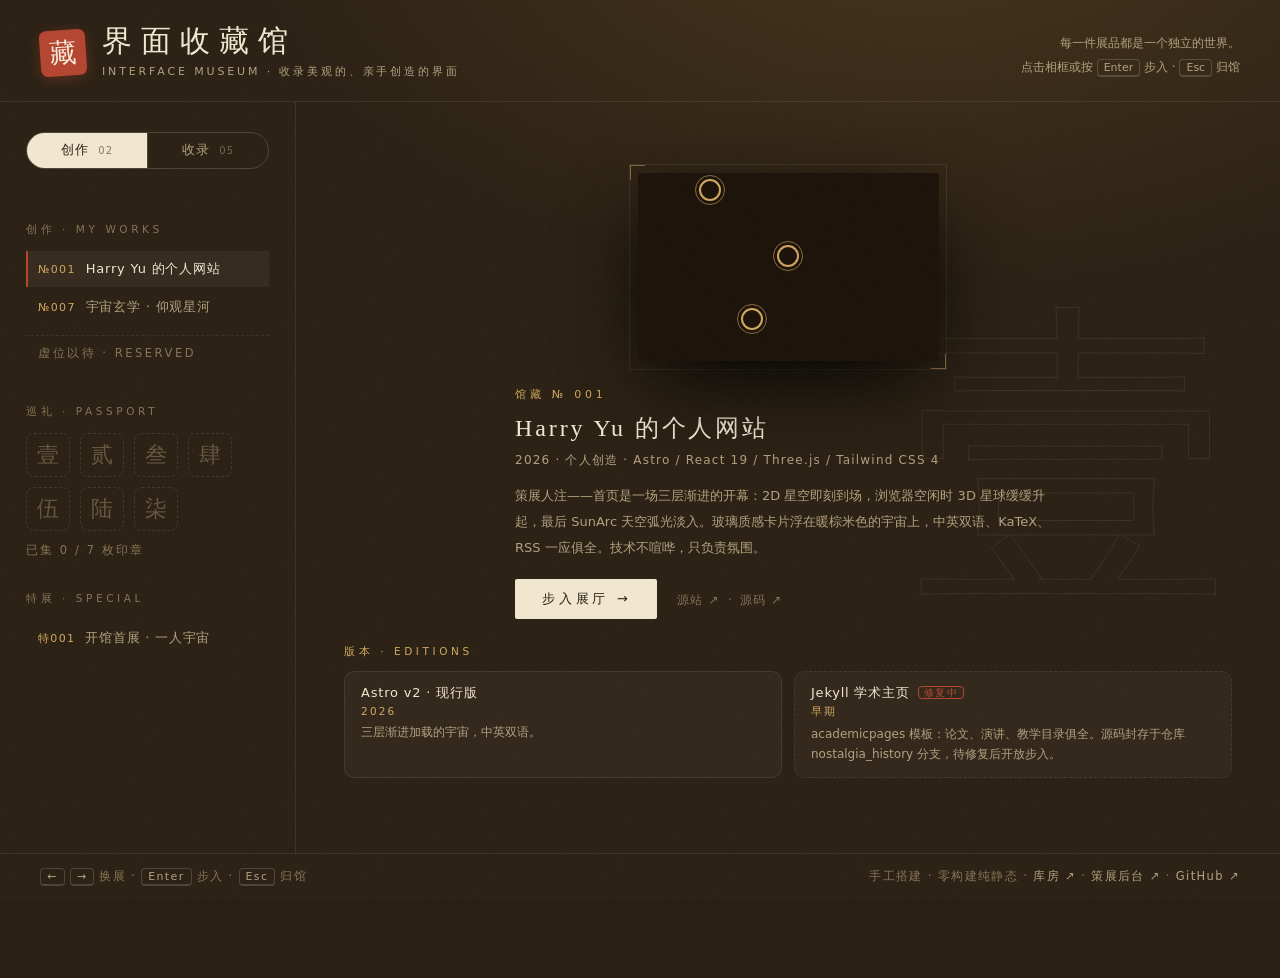
<file: index.html>
<!doctype html>
<html lang="zh-CN">
<head>
<meta charset="utf-8">
<meta name="viewport" content="width=device-width, initial-scale=1">
<title>界面收藏馆 · Interface Museum</title>
<meta name="description" content="收录美观的、亲手创造的界面。每一件展品都是一个独立的世界，由总台步入观展。">
<meta name="theme-color" content="#291f12">
<link rel="icon" href="data:image/svg+xml,%3Csvg xmlns='http://www.w3.org/2000/svg' viewBox='0 0 64 64'%3E%3Crect x='4' y='4' width='56' height='56' rx='10' fill='%23b5442f'/%3E%3Ctext x='32' y='45' font-size='34' text-anchor='middle' fill='%23f6ecdb' font-family='serif'%3E%E8%97%8F%3C/text%3E%3C/svg%3E">
<link rel="stylesheet" href="assets/hub.css">
</head>
<body>

<div class="grain" aria-hidden="true"></div>

<header class="hall-head">
  <div class="brand">
    <span class="seal" aria-hidden="true">藏</span>
    <div>
      <h1 class="title">界面收藏馆</h1>
      <p class="sub">INTERFACE MUSEUM · 收录美观的、亲手创造的界面</p>
    </div>
  </div>
  <p class="head-note">
    每一件展品都是一个独立的世界。<br>
    点击相框或按 <kbd>Enter</kbd> 步入 · <kbd>Esc</kbd> 归馆
  </p>
</header>

<div class="mid">
  <aside class="hall-side">
    <div class="zone-tabs" id="zoneTabs" role="tablist" aria-label="馆藏分区">
      <button type="button" data-zone="create" class="on">创作 <span>00</span></button>
      <button type="button" data-zone="collect">收录 <span>00</span></button>
    </div>
    <section class="index">
      <h2 class="side-title" id="indexTitle">创作 · MY WORKS</h2>
      <ol id="indexList"></ol>
    </section>
    <section class="passport">
      <h2 class="side-title">巡礼 · PASSPORT</h2>
      <div class="stamp-grid" id="stampGrid"></div>
      <p class="stamp-progress" id="stampProgress"></p>
    </section>
    <section class="special">
      <h2 class="side-title">特展 · SPECIAL</h2>
      <ol id="specialList"></ol>
    </section>
  </aside>

  <main class="hall-main">
    <div class="hall-center" id="hallCenter">
      <div class="ghost-no" id="ghostNo" aria-hidden="true">壹</div>

      <div class="frame-wrap">
        <div class="frame" id="frame" data-loaded="false"></div>
      </div>

      <div class="placard" id="placard">
        <p class="placard-no" id="pNo"></p>
        <h2 class="placard-title" id="pTitle"></h2>
        <p class="placard-meta" id="pMeta"></p>
        <p class="placard-note" id="pNote"></p>
        <div class="placard-actions">
          <button class="btn-enter" id="btnEnter" type="button">步入展厅 →</button>
          <span class="placard-links" id="pLinks"></span>
        </div>
      </div>

      <div class="versions" id="versionsBox" hidden></div>
    </div>
  </main>
</div>

<footer class="hall-foot">
  <span class="hint"><kbd>←</kbd> <kbd>→</kbd> 换展 · <kbd>Enter</kbd> 步入 · <kbd>Esc</kbd> 归馆</span>
  <span class="foot-right">手工搭建 · 零构建纯静态 ·
    <a href="shared/">库房 ↗</a> ·
    <a href="admin/">策展后台 ↗</a> ·
    <a href="https://github.com/Alidadei/ui-museum" target="_blank" rel="noopener">GitHub ↗</a>
  </span>
</footer>

<div class="topbar" id="topbar" hidden>
  <button class="btn-leave" id="btnLeave" type="button">← 返回总台 <kbd>Esc</kbd></button>
  <span class="topbar-title" id="topbarTitle"></span>
  <span class="topbar-links" id="topbarLinks"></span>
</div>

<div class="tour" id="tour" hidden>
  <div class="tour-card">
    <p class="tour-no" id="tourNo"></p>
    <h2 class="tour-title" id="tourTitle"></h2>
    <p class="tour-text" id="tourText"></p>
    <div class="tour-actions" id="tourActions"></div>
  </div>
</div>

<div class="toast" id="toast" role="status"></div>

<noscript><p style="padding:2rem;text-align:center">本馆需要启用 JavaScript 才能开展。</p></noscript>

<script src="registry.js"></script>
<script src="shared/flip-step/flip.js"></script>
<script src="assets/hub.js"></script>
</body>
</html>
</file>
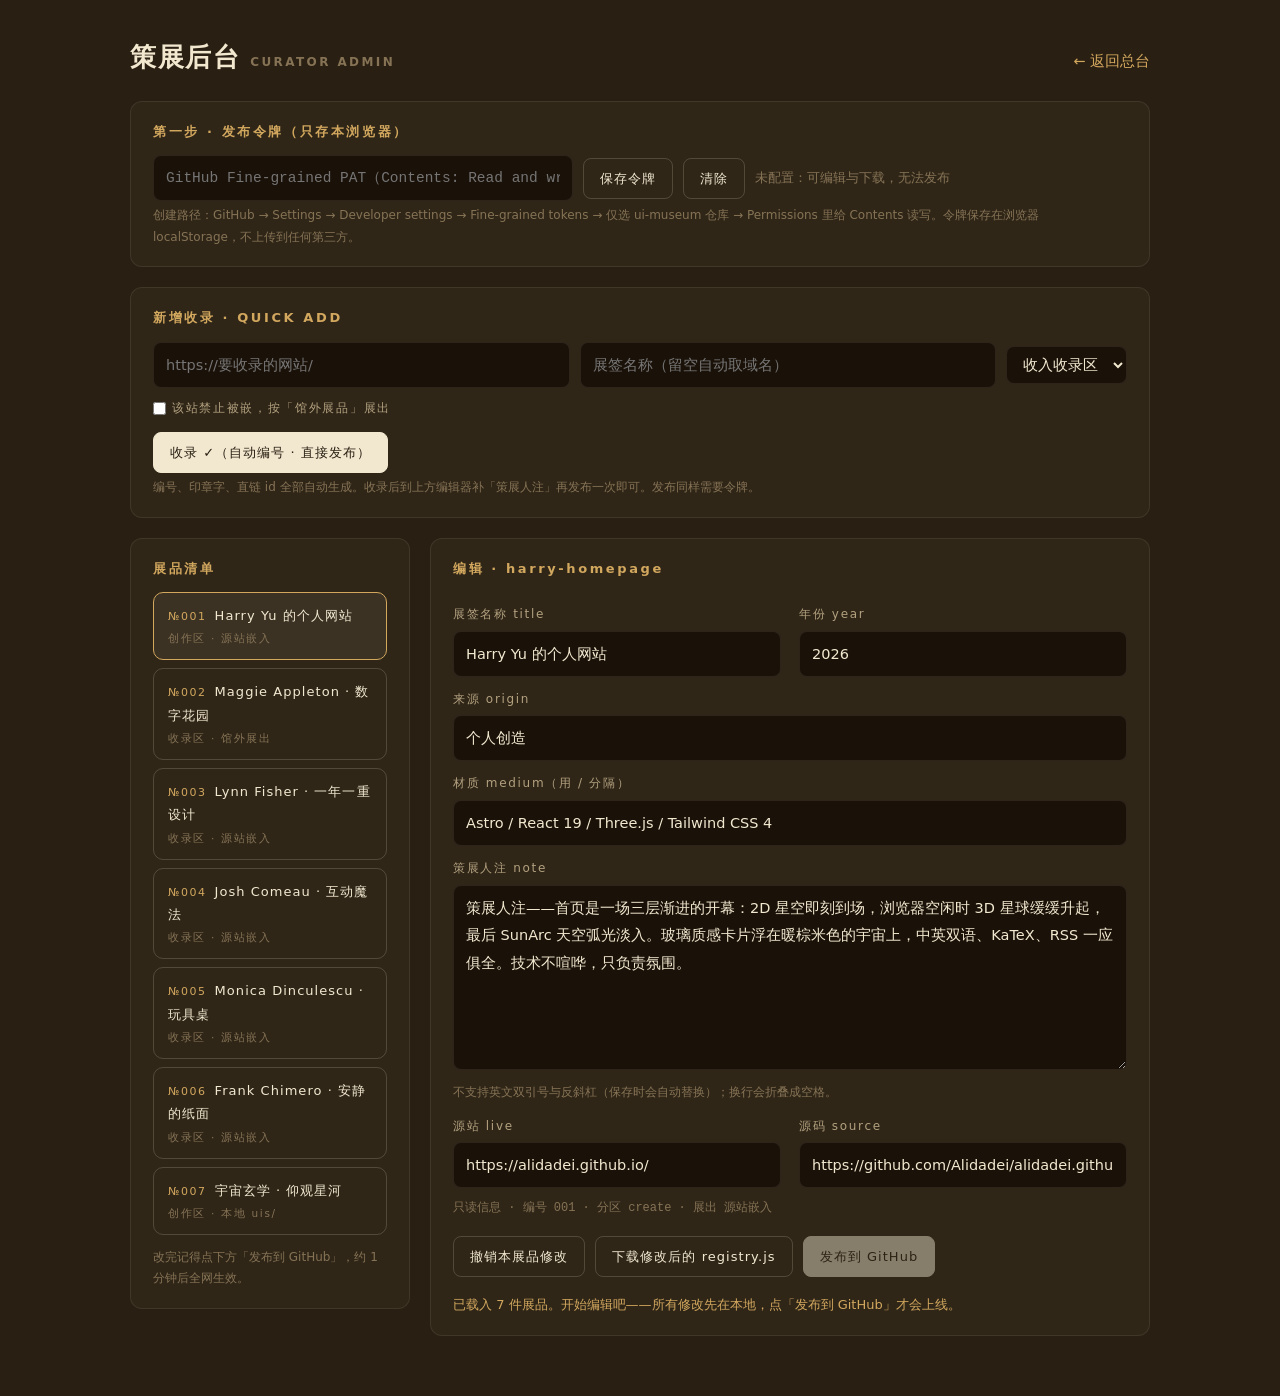
<file: admin/index.html>
<!doctype html>
<html lang="zh-CN">
<head>
<meta charset="utf-8">
<meta name="viewport" content="width=device-width, initial-scale=1">
<title>策展后台 · 界面收藏馆</title>
<meta name="robots" content="noindex">
<meta name="theme-color" content="#291f12">
<link rel="icon" href="data:image/svg+xml,%3Csvg xmlns='http://www.w3.org/2000/svg' viewBox='0 0 64 64'%3E%3Crect x='4' y='4' width='56' height='56' rx='10' fill='%23b5442f'/%3E%3Ctext x='32' y='45' font-size='34' text-anchor='middle' fill='%23f6ecdb' font-family='serif'%3E%E7%AD%96%3C/text%3E%3C/svg%3E">
<link rel="stylesheet" href="../shared/earth-tokens/tokens.css">
<style>
  * { box-sizing: border-box; margin: 0; padding: 0; }
  body {
    background: var(--bg); color: var(--ink);
    font-family: "Segoe UI", "PingFang SC", "Microsoft YaHei", system-ui, sans-serif;
    font-size: 14.5px; line-height: 1.8; min-height: 100vh; padding: 34px 40px 60px;
  }
  main { max-width: 1020px; margin: 0 auto; }
  a { color: var(--gold); text-decoration: none; }
  a:hover { text-decoration: underline; }
  .top { display: flex; justify-content: space-between; align-items: baseline; flex-wrap: wrap; gap: 10px; }
  h1 { font-size: 26px; font-weight: 700; letter-spacing: 0.06em; }
  h1 small { color: var(--ink-faint); font-size: 12px; letter-spacing: 0.2em; margin-left: 10px; }
  .panel {
    border: 1px solid var(--line-soft); border-radius: 12px;
    background: rgba(242, 232, 208, 0.03); padding: 18px 22px; margin-top: 20px;
  }
  .panel h2 { font-size: 13px; letter-spacing: 0.2em; color: var(--gold); font-weight: 600; margin-bottom: 12px; }
  .row { display: flex; gap: 10px; flex-wrap: wrap; align-items: center; }
  input[type="text"], input[type="password"], textarea {
    width: 100%; background: var(--soil); color: var(--ink);
    border: 1px solid var(--line-soft); border-radius: 8px;
    padding: 9px 12px; font: inherit; outline: none;
  }
  input:focus, textarea:focus { border-color: var(--gold); }
  textarea { resize: vertical; line-height: 1.9; }
  input[type="password"] { max-width: 420px; font-family: ui-monospace, Consolas, monospace; }
  label { display: block; font-size: 12px; color: var(--ink-dim); letter-spacing: 0.14em; margin: 12px 0 5px; }
  button {
    font: inherit; font-size: 13px; letter-spacing: 0.08em;
    background: none; color: var(--ink); border: 1px solid var(--line);
    border-radius: 8px; padding: 8px 16px; cursor: pointer;
    transition: background 0.2s, color 0.2s, border-color 0.2s;
  }
  button:hover { border-color: var(--gold); }
  button.primary { background: var(--ink); color: var(--bg); border-color: var(--ink); }
  button.primary:hover { background: var(--gold); border-color: var(--gold); }
  button.danger { color: var(--seal); border-color: var(--seal); }
  button:disabled { opacity: 0.45; cursor: not-allowed; }
  .layout { display: grid; grid-template-columns: 280px 1fr; gap: 20px; margin-top: 20px; align-items: start; }
  .exlist { display: flex; flex-direction: column; gap: 8px; }
  .exlist button { text-align: left; padding: 11px 14px; border-radius: 10px; }
  .exlist button.on { border-color: var(--gold); background: rgba(242, 232, 208, 0.06); }
  .exlist .no { color: var(--gold); font-size: 11px; margin-right: 8px; letter-spacing: 0.14em; }
  .exlist .dirty::after { content: " ●"; color: var(--gold); }
  .exlist .zone { display: block; font-size: 10.5px; color: var(--ink-faint); letter-spacing: 0.16em; margin-top: 2px; }
  .grid2 { display: grid; grid-template-columns: 1fr 1fr; gap: 0 18px; }
  .meta { color: var(--ink-faint); font-size: 12px; margin-top: 10px; font-family: ui-monospace, Consolas, monospace; }
  .status { margin-top: 16px; font-size: 13px; color: var(--ink-dim); min-height: 24px; white-space: pre-wrap; }
  .status.err { color: var(--seal); }
  .status.ok { color: var(--gold); }
  .note-hint { font-size: 12px; color: var(--ink-faint); margin-top: 4px; }
  @media (max-width: 760px) { .layout { grid-template-columns: 1fr; } .grid2 { grid-template-columns: 1fr; } body { padding: 24px 18px 60px; } }
</style>
</head>
<body>
<main>
  <div class="top">
    <h1>策展后台<small>CURATOR ADMIN</small></h1>
    <a href="../">← 返回总台</a>
  </div>

  <div class="panel">
    <h2>第一步 · 发布令牌（只存本浏览器）</h2>
    <div class="row">
      <input type="password" id="token" placeholder="GitHub Fine-grained PAT（Contents: Read and write，仅限 ui-museum）">
      <button id="saveToken" type="button">保存令牌</button>
      <button id="clearToken" type="button">清除</button>
      <span id="tokenState" style="font-size:12.5px;color:var(--ink-faint)">未配置：可编辑与下载，无法发布</span>
    </div>
    <p class="note-hint">创建路径：GitHub → Settings → Developer settings → Fine-grained tokens → 仅选 ui-museum 仓库 → Permissions 里给 Contents 读写。令牌保存在浏览器 localStorage，不上传到任何第三方。</p>
  </div>

  <div class="panel">
    <h2>新增收录 · QUICK ADD</h2>
    <div class="row">
      <input type="text" id="na-url" placeholder="https://要收录的网站/" style="flex:1; min-width:260px">
      <input type="text" id="na-title" placeholder="展签名称（留空自动取域名）" style="flex:1; min-width:220px">
      <select id="na-zone" style="background:var(--soil);color:var(--ink);border:1px solid var(--line-soft);border-radius:8px;padding:9px 12px;font:inherit">
        <option value="collect">收入收录区</option>
        <option value="create">放入创作区</option>
      </select>
    </div>
    <div class="row" style="margin-top:10px">
      <label style="margin:0;display:flex;align-items:center;gap:6px;cursor:pointer">
        <input type="checkbox" id="na-embed"> 该站禁止被嵌，按「馆外展品」展出
      </label>
      <span id="na-preview" style="font-size:12px;color:var(--ink-faint)"></span>
    </div>
    <div class="row" style="margin-top:12px">
      <button id="na-go" type="button" class="primary">收录 ✓（自动编号 · 直接发布）</button>
    </div>
    <p class="note-hint">编号、印章字、直链 id 全部自动生成。收录后到上方编辑器补「策展人注」再发布一次即可。发布同样需要令牌。</p>
  </div>

  <div class="layout">
    <div class="panel" style="margin-top:0">
      <h2>展品清单</h2>
      <div class="exlist" id="exlist"></div>
      <p class="note-hint" style="margin-top:12px">改完记得点下方「发布到 GitHub」，约 1 分钟后全网生效。</p>
    </div>

    <div class="panel" style="margin-top:0">
      <h2 id="editTitle">选择一件展品</h2>
      <div class="grid2">
        <div><label>展签名称 title</label><input type="text" id="f-title"></div>
        <div><label>年份 year</label><input type="text" id="f-year"></div>
      </div>
      <label>来源 origin</label><input type="text" id="f-origin">
      <label>材质 medium（用 / 分隔）</label><input type="text" id="f-medium">
      <label>策展人注 note</label>
      <textarea id="f-note" rows="6"></textarea>
      <p class="note-hint">不支持英文双引号与反斜杠（保存时会自动替换）；换行会折叠成空格。</p>
      <div class="grid2">
        <div><label>源站 live</label><input type="text" id="f-live"></div>
        <div><label>源码 source</label><input type="text" id="f-source"></div>
      </div>
      <div class="meta" id="f-meta"></div>
      <div class="row" style="margin-top:16px">
        <button id="revert" type="button">撤销本展品修改</button>
        <button id="download" type="button">下载修改后的 registry.js</button>
        <button id="publish" type="button" class="primary">发布到 GitHub</button>
      </div>
      <div class="status" id="status"></div>
    </div>
  </div>
</main>

<script src="admin-core.js"></script>
<script src="../registry.js"></script>
<script>
(function () {
  "use strict";
  const TOKEN_KEY = "museum-admin-token";
  const REPO = "Alidadei/ui-museum";
  const PATH = "registry.js";
  const FIELDS = ["title", "year", "origin", "medium", "note", "live", "source"];
  // medium 是数组字段（["a","b"] → "a / b"），单独走读写通道
  const getFieldOn = (slice, f) => f === "medium"
    ? RegistryDoc.getArrayField(slice, f)
    : RegistryDoc.getField(slice, f);
  const setFieldOn = (slice, f, v) => f === "medium"
    ? RegistryDoc.setArrayField(slice, f, v)
    : RegistryDoc.setField(slice, f, v);

  const $ = (id) => document.getElementById(id);
  const statusEl = $("status");
  let doc = null;          // RegistryDoc.parse 的结果（基于仓库原文件）
  let originalText = "";   // 拉取到的 registry.js 原文
  let currentId = null;
  const edits = {};        // { "id:field": value }
  let currentSha = null;
  let pendingInsert = null; // 待发布的新增条目 { at, block }

  const CN = ["壹", "贰", "叁", "肆", "伍", "陆", "柒", "捌", "玖", "拾", "拾壹", "拾贰"];

  function genId(url) {
    let host = url;
    try { host = new URL(url).hostname; } catch (_) {}
    let base = host.replace(/^www\./, "").split(".")
      .filter((p) => !["com", "net", "org", "io", "me", "ca", "cn", "dev", "app"].includes(p))
      .join("-") || host;
    base = base.toLowerCase().replace(/[^a-z0-9-]+/g, "-").replace(/^-+|-+$/g, "") || "site";
    let id = base, k = 2;
    while (EXHIBITS.some((x) => x.id === id)) id = base + "-" + (k++);
    return id;
  }
  function nextNo() {
    const mx = Math.max(0, ...EXHIBITS.map((x) => parseInt(x.no, 10) || 0));
    return String(mx + 1).padStart(3, "0");
  }
  function nextCn() {
    const used = new Set(EXHIBITS.map((x) => x.cn));
    return CN.find((c) => !used.has(c)) || "展";
  }

  const setStatus = (msg, cls) => { statusEl.textContent = msg; statusEl.className = "status" + (cls ? " " + cls : ""); };
  const getToken = () => localStorage.getItem(TOKEN_KEY) || "";

  function refreshTokenState(msg) {
    const t = getToken();
    $("token").value = t;
    $("tokenState").textContent = msg || (t ? "已保存令牌（长度 " + t.length + "）" : "未配置：可编辑与下载，无法发布");
    $("publish").disabled = !t;
  }

  function allEdits() {
    // 合并同一展品的多字段修改
    const byId = {};
    Object.keys(edits).forEach((k) => {
      const [id, field] = k.split(":");
      (byId[id] = byId[id] || {})[field] = edits[k];
    });
    const list = [];
    doc.entries.forEach((e) => {
      const id = RegistryDoc.entryId(e.slice);
      if (!byId[id]) return;
      let slice = e.slice;
      Object.keys(byId[id]).forEach((f) => { slice = setFieldOn(slice, f, byId[id][f]); });
      list.push({ start: e.start, end: e.end, text: slice });
    });
    return list;
  }

  function applyEditsToForm(id) {
    const e = doc.entries.find((e) => RegistryDoc.entryId(e.slice) === id);
    if (!e) return;
    let slice = e.slice;
    FIELDS.forEach((f) => {
      const k = id + ":" + f;
      if (edits[k] !== undefined) slice = RegistryDoc.setField(slice, f, edits[k]);
    });
    $("editTitle").textContent = "编辑 · " + id;
    FIELDS.forEach((f) => {
      const v = getFieldOn(slice, f);
      if (f === "note") $("f-note").value = v || "";
      else $("f-" + f).value = v || "";
    });
    const offsite = /embed:\s*false/.test(slice);
    $("f-meta").textContent = "只读信息 · " +
      "编号 " + (RegistryDoc.getField(slice, "no") || "?") +
      " · 分区 " + (RegistryDoc.getField(slice, "zone") || "collect") +
      " · 展出 " + (offsite ? "馆外（新窗口）" : (RegistryDoc.getField(slice, "url") ? "源站嵌入" : "本地 uis/"));
  }

  function markDirty() {
    document.querySelectorAll(".exlist button").forEach((b) => {
      const any = Object.keys(edits).some((k) => k.startsWith(b.dataset.id + ":"));
      b.classList.toggle("dirty", any);
    });
  }

  function selectExhibit(id) {
    currentId = id;
    document.querySelectorAll(".exlist button").forEach((b) => b.classList.toggle("on", b.dataset.id === id));
    applyEditsToForm(id);
  }

  function buildList() {
    const box = $("exlist");
    box.innerHTML = "";
    EXHIBITS.forEach((ex) => {
      const b = document.createElement("button");
      b.type = "button";
      b.dataset.id = ex.id;
      const no = document.createElement("span");
      no.className = "no";
      no.textContent = "№" + ex.no;
      b.appendChild(no);
      b.appendChild(document.createTextNode(ex.title));
      const z = document.createElement("span");
      z.className = "zone";
      z.textContent = (ex.zone === "create" ? "创作区" : "收录区") + " · " + (ex.embed === false ? "馆外展出" : (ex.path ? "本地 uis/" : "源站嵌入"));
      b.appendChild(z);
      b.addEventListener("click", () => selectExhibit(ex.id));
      box.appendChild(b);
    });
  }

  async function loadRegistry() {
    setStatus("正在载入 registry.js …");
    const res = await fetch("../registry.js", { cache: "no-store" });
    originalText = await res.text();
    doc = RegistryDoc.parse(originalText);
    buildList();
    selectExhibit(EXHIBITS[0].id);
    setStatus("已载入 " + EXHIBITS.length + " 件展品。开始编辑吧——所有修改先在本地，点「发布到 GitHub」才会上线。", "ok");
  }

  FIELDS.forEach((f) => {
    $("f-" + f).addEventListener("input", () => {
      if (!currentId) return;
      const original = getFieldOn(
        doc.entries.find((e) => RegistryDoc.entryId(e.slice) === currentId).slice, f);
      const now = $("f-" + f).value;
      if (now === original) delete edits[currentId + ":" + f];
      else edits[currentId + ":" + f] = now;
      markDirty();
    });
  });

  $("saveToken").addEventListener("click", () => {
    localStorage.setItem(TOKEN_KEY, $("token").value.trim());
    refreshTokenState("令牌已保存到本浏览器 ✓");
  });
  $("clearToken").addEventListener("click", () => {
    localStorage.removeItem(TOKEN_KEY);
    $("token").value = "";
    refreshTokenState("已清除");
  });

  $("revert").addEventListener("click", () => {
    if (!currentId) return;
    Object.keys(edits).forEach((k) => { if (k.startsWith(currentId + ":")) delete edits[k]; });
    applyEditsToForm(currentId);
    markDirty();
    setStatus("已撤销「" + currentId + "」的本地修改。");
  });

  $("download").addEventListener("click", () => {
    const text = RegistryDoc.applyEdits(originalText, allEdits());
    const blob = new Blob([text], { type: "text/javascript" });
    const a = document.createElement("a");
    a.href = URL.createObjectURL(blob);
    a.download = "registry.js";
    a.click();
    URL.revokeObjectURL(a.href);
  });

  $("publish").addEventListener("click", () => publishAll("正在发布…"));

  async function publishAll(prefix) {
    const token = getToken();
    if (!token) { setStatus("请先保存发布令牌。", "err"); return false; }
    const ops = allEdits();
    if (pendingInsert) ops.push(pendingInsert);
    if (!ops.length) { setStatus("没有需要发布的修改。", "err"); return false; }
    const newText = RegistryDoc.applyEdits(originalText, ops);
    try { new Function(newText + "; return EXHIBITS.length;"); }
    catch (e) { setStatus("改写结果语法异常，已阻止发布：" + e.message, "err"); return false; }

    setStatus(prefix);
    try {
      const meta = await fetch("https://api.github.com/repos/" + REPO + "/contents/" + PATH + "?ref=main", {
        headers: { Authorization: "Bearer " + token, Accept: "application/vnd.github+json" },
      });
      if (!meta.ok) throw new Error("读取仓库文件失败（" + meta.status + "）：令牌无效或没有 Contents 读权限");
      currentSha = (await meta.json()).sha;

      const put = await fetch("https://api.github.com/repos/" + REPO + "/contents/" + PATH, {
        method: "PUT",
        headers: { Authorization: "Bearer " + token, Accept: "application/vnd.github+json" },
        body: JSON.stringify({
          message: pendingInsert ? "策展后台: 新增收录 + 更新展品介绍" : "策展后台: 更新展品介绍",
          content: btoa(unescape(encodeURIComponent(newText))),
          sha: currentSha,
          branch: "main",
        }),
      });
      if (!put.ok) {
        const err = await put.json().catch(() => ({}));
        throw new Error("提交失败（" + put.status + "）：" + (err.message || "未知错误"));
      }
      const commit = (await put.json()).commit;
      const opsCount = ops.length;
      pendingInsert = null;
      originalText = newText;
      doc = RegistryDoc.parse(originalText);
      Object.keys(edits).forEach((k) => delete edits[k]);
      markDirty();
      setStatus("已提交 ✓（" + commit.sha.slice(0, 7) + "）GitHub Pages 约 1 分钟后自动上线，页面即将刷新载入最新清单。本次共 " + opsCount + " 处改动。", "ok");
      setTimeout(() => location.reload(), 2200);
      return true;
    } catch (e) {
      setStatus("✗ " + e.message, "err");
      return false;
    }
  }

  /* ── 新增收录 ── */
  function naPreview() {
    const raw = $("na-url").value.trim();
    const p = $("na-preview");
    if (!raw) { p.textContent = ""; return; }
    const url = /^https?:\/\//.test(raw) ? raw : "https://" + raw;
    p.textContent = "将登记为 №" + nextNo() + " · id \"" + genId(url) + "\" · 印章字 " + nextCn() +
      " · " + ($("na-zone").value === "create" ? "创作区" : "收录区");
  }
  $("na-url").addEventListener("input", naPreview);
  $("na-zone").addEventListener("change", naPreview);

  $("na-go").addEventListener("click", async () => {
    const raw = $("na-url").value.trim();
    if (!raw) { setStatus("请先填源站 URL。", "err"); return; }
    if (pendingInsert) { setStatus("已有一条待发布的新收录，请先点「发布到 GitHub」。", "err"); return; }
    const url = /^https?:\/\//.test(raw) ? raw : "https://" + raw;
    let linkHost = url;
    try { linkHost = new URL(url).hostname.replace(/^www\./, ""); } catch (_) {}
    const block = RegistryDoc.buildEntry({
      id: genId(url),
      zone: $("na-zone").value,
      no: nextNo(),
      cn: nextCn(),
      title: $("na-title").value.trim() || linkHost,
      year: String(new Date().getFullYear()),
      origin: $("na-zone").value === "create" ? "个人创造" : "收录",
      url,
      note: $("na-note").value.trim() || "策展人注——待补充。",
      embedFalse: $("na-embed").checked,
    });
    const ins = RegistryDoc.insertIntoArray(originalText, doc, block);
    try { new Function(ins.text + "; return EXHIBITS.length;"); }
    catch (e) { setStatus("生成的条目语法异常，已阻止：" + e.message, "err"); return; }
    pendingInsert = { at: ins.at, end: ins.at, text: "\n  " + block };
    const done = await publishAll("正在收录并发布…");
    if (!done && pendingInsert) setStatus((statusEl.textContent || "") + "\n新增条目已就绪：配置发布令牌后，点「收录 ✓」或「发布到 GitHub」均可。", "err");
  });

  // ── 启动 ──
  refreshTokenState();
  loadRegistry().catch((e) => setStatus("载入失败：" + e.message, "err"));
})();
</script>
</body>
</html>
</file>
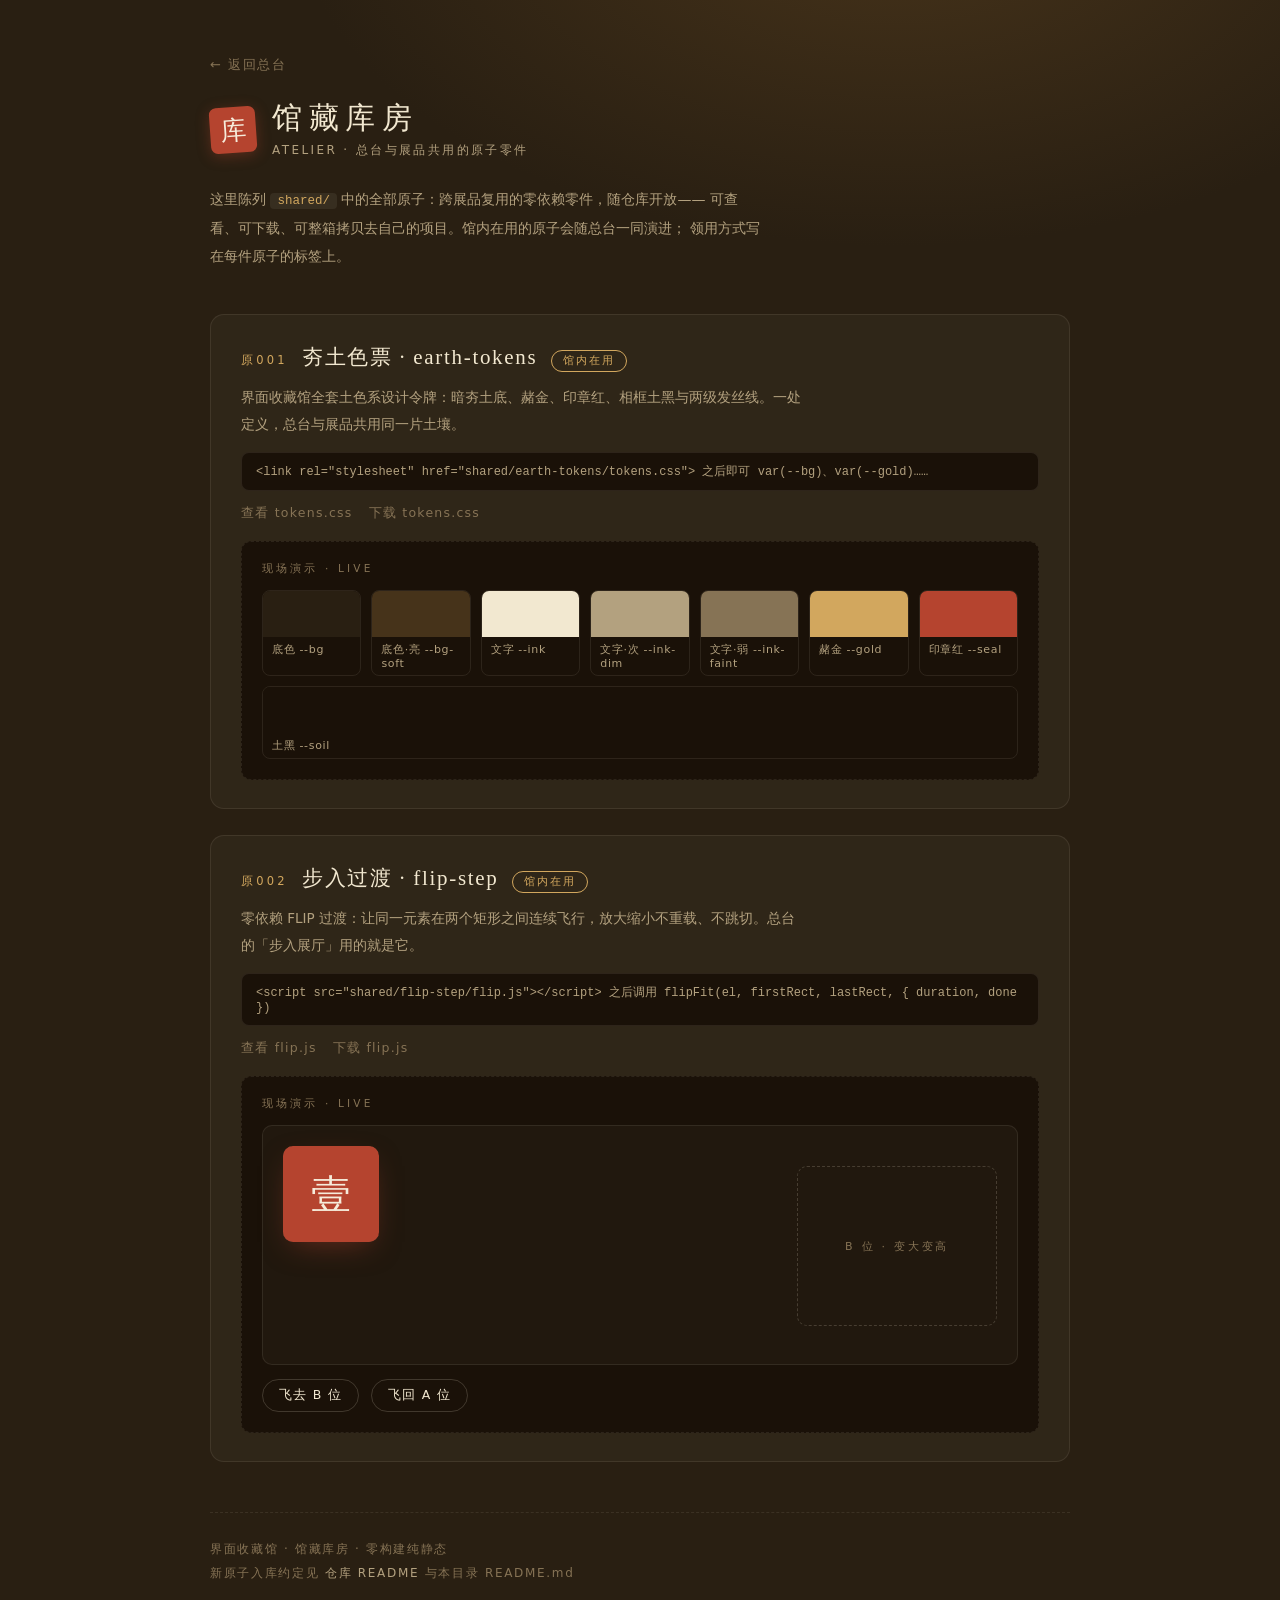
<file: shared/index.html>
<!doctype html>
<html lang="zh-CN">
<head>
<meta charset="utf-8">
<meta name="viewport" content="width=device-width, initial-scale=1">
<title>馆藏库房 · 界面收藏馆</title>
<meta name="description" content="界面收藏馆的公开库房：总台与展品共用的零依赖原子零件，可查看、可下载、可拷贝。">
<meta name="theme-color" content="#291f12">
<link rel="icon" href="data:image/svg+xml,%3Csvg xmlns='http://www.w3.org/2000/svg' viewBox='0 0 64 64'%3E%3Crect x='4' y='4' width='56' height='56' rx='10' fill='%23b5442f'/%3E%3Ctext x='32' y='45' font-size='34' text-anchor='middle' fill='%23f6ecdb' font-family='serif'%3E%E5%BA%93%3C/text%3E%3C/svg%3E">
<link rel="stylesheet" href="earth-tokens/tokens.css">
<link rel="stylesheet" href="atelier.css">
</head>
<body>
<main>

  <a class="back" href="../">← 返回总台</a>
  <div class="brand">
    <span class="seal" aria-hidden="true">库</span>
    <div>
      <h1>馆藏库房</h1>
      <p class="sub">ATELIER · 总台与展品共用的原子零件</p>
    </div>
  </div>

  <p class="intro">
    这里陈列 <code>shared/</code> 中的全部原子：跨展品复用的零依赖零件，随仓库开放——
    可查看、可下载、可整箱拷贝去自己的项目。馆内在用的原子会随总台一同演进；
    领用方式写在每件原子的标签上。
  </p>

  <section id="atomList" aria-label="原子清单"></section>

  <footer class="foot">
    界面收藏馆 · 馆藏库房 · 零构建纯静态<br>
    新原子入库约定见 <a href="https://github.com/Alidadei/ui-museum#readme" target="_blank" rel="noopener">仓库 README</a> 与本目录 README.md
  </footer>

</main>

<script src="atoms.js"></script>
<script>
(function () {
  "use strict";

  var list = document.getElementById("atomList");

  /* ── 渲染原子卡片 ─────────────────────────────── */
  ATOMS.forEach(function (a) {
    var card = document.createElement("article");
    card.className = "atom";
    card.id = "atom-" + a.id;

    var head = document.createElement("div");
    head.className = "atom-head";
    var no = document.createElement("span");
    no.className = "atom-no";
    no.textContent = a.no;
    var name = document.createElement("h2");
    name.className = "atom-name";
    name.textContent = a.name;
    var badge = document.createElement("span");
    badge.className = "badge " + a.status;
    badge.textContent = a.status === "in-use" ? "馆内在用" : "待领用";
    head.append(no, name, badge);

    var desc = document.createElement("p");
    desc.className = "atom-desc";
    desc.textContent = a.desc;

    var usage = document.createElement("div");
    usage.className = "atom-usage";
    usage.textContent = a.usage;

    card.append(head, desc, usage);

    var links = document.createElement("div");
    links.className = "atom-links";
    (a.files || []).forEach(function (f) {
      var href = a.id + "/" + f;
      var view = document.createElement("a");
      view.href = href;
      view.textContent = "查看 " + f;
      var dl = document.createElement("a");
      dl.href = href;
      dl.setAttribute("download", f);
      dl.textContent = "下载 " + f;
      links.append(view, dl);
    });
    card.appendChild(links);

    var demo = document.createElement("div");
    demo.className = "demo";
    demo.id = "demo-" + a.id;
    var demoTitle = document.createElement("p");
    demoTitle.className = "demo-title";
    demoTitle.textContent = "现场演示 · LIVE";
    demo.appendChild(demoTitle);
    card.appendChild(demo);

    list.appendChild(card);
  });

  /* ── 现场演示 ─────────────────────────────────── */

  /* 原001 · 色票 */
  (function () {
    var box = document.getElementById("demo-earth-tokens");
    if (!box) return;
    var swatches = document.createElement("div");
    swatches.className = "swatches";
    [
      ["--bg", "底色"], ["--bg-soft", "底色·亮"], ["--ink", "文字"], ["--ink-dim", "文字·次"],
      ["--ink-faint", "文字·弱"], ["--gold", "赭金"], ["--seal", "印章红"], ["--soil", "土黑"],
    ].forEach(function (pair) {
      var s = document.createElement("div");
      s.className = "swatch";
      var chip = document.createElement("div");
      chip.className = "chip";
      chip.style.background = "var(" + pair[0] + ")";
      var cap = document.createElement("div");
      cap.className = "cap";
      cap.textContent = pair[1] + " " + pair[0];
      s.append(chip, cap);
      swatches.appendChild(s);
    });
    box.appendChild(swatches);
  })();

  /* 原002 · 步入过渡 */
  (function () {
    var box = document.getElementById("demo-flip-step");
    if (!box) return;
    var stage = document.createElement("div");
    stage.className = "flip-stage";
    var slotA = document.createElement("div");
    slotA.className = "flip-slot flip-slot-a";
    slotA.textContent = "A 位";
    var slotB = document.createElement("div");
    slotB.className = "flip-slot flip-slot-b";
    slotB.textContent = "B 位 · 变大变高";
    var tile = document.createElement("div");
    tile.className = "flip-tile";
    tile.textContent = "壹";
    stage.append(slotA, slotB, tile);

    var btns = document.createElement("div");
    btns.className = "flip-btns";
    function flyTo(slotEl, w, h) {
      var first = tile.getBoundingClientRect();
      var sRect = stage.getBoundingClientRect();
      var tRect = slotEl.getBoundingClientRect();
      tile.style.left = tRect.left - sRect.left + "px";
      tile.style.top = tRect.top - sRect.top + "px";
      tile.style.width = (w || tRect.width) + "px";
      tile.style.height = (h || tRect.height) + "px";
      window.flipFit(tile, first, tRect, { duration: 680 });
    }
    [["飞去 B 位", function () { flyTo(slotB); }],
     ["飞回 A 位", function () { flyTo(slotA, 96, 96); }]].forEach(function (pair) {
      var b = document.createElement("button");
      b.type = "button";
      b.textContent = pair[0];
      b.addEventListener("click", pair[1]);
      btns.appendChild(b);
    });
    box.append(stage, btns);
  })();
})();
</script>
</body>
</html>
</file>
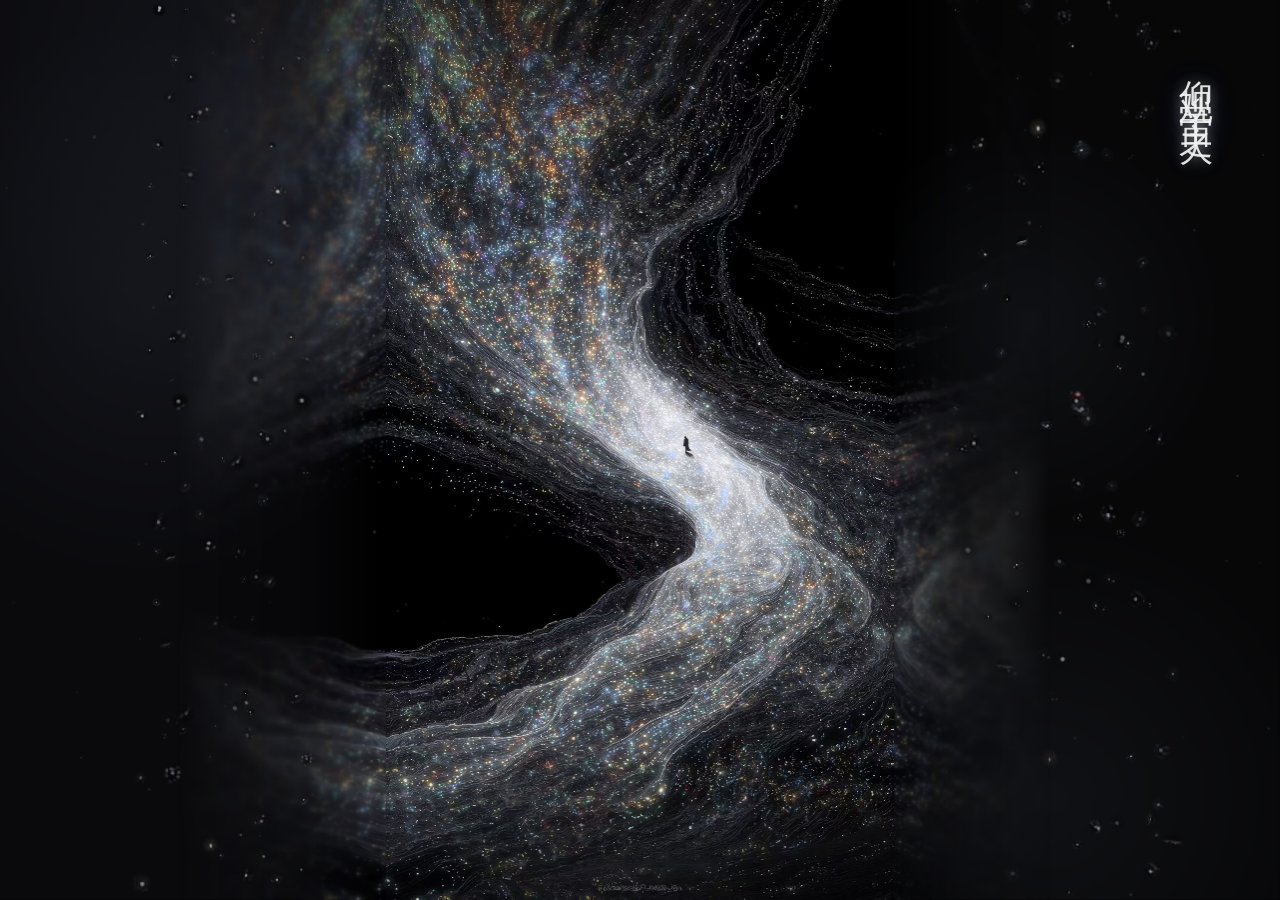
<file: uis/cosmic-river/index.html>
<!DOCTYPE html>
<html lang="zh">
<head>
<meta charset="UTF-8">
<meta name="viewport" content="width=device-width, initial-scale=1">
<title>宇宙玄学 · 仰观星河</title>
<meta name="description" content="一张静止的星河图，画布上的加法光让它流动；右上竖行楷，每日一句。">
<link rel="stylesheet" href="style.css">
</head>
<body>
  <div id="stage">
    <canvas id="wx" aria-hidden="true"></canvas>
    <figure class="scene"><canvas id="gl" aria-hidden="true"></canvas><img id="cosmos" src="cosmos.jpg" draggable="false" alt="深黑宇宙中一条星河蜿蜒而过，河心有个小小行人"></figure>
    <canvas id="fx" aria-hidden="true"></canvas>
    <canvas id="gx" aria-hidden="true"></canvas>
  </div>
  <aside id="quote" lang="zh"></aside>
  <pre id="selftest" hidden></pre>
  <script src="panzoom.js"></script>
  <script src="flowgl.js"></script>
  <script src="cosmos.js"></script>
</body>
</html>
</file>
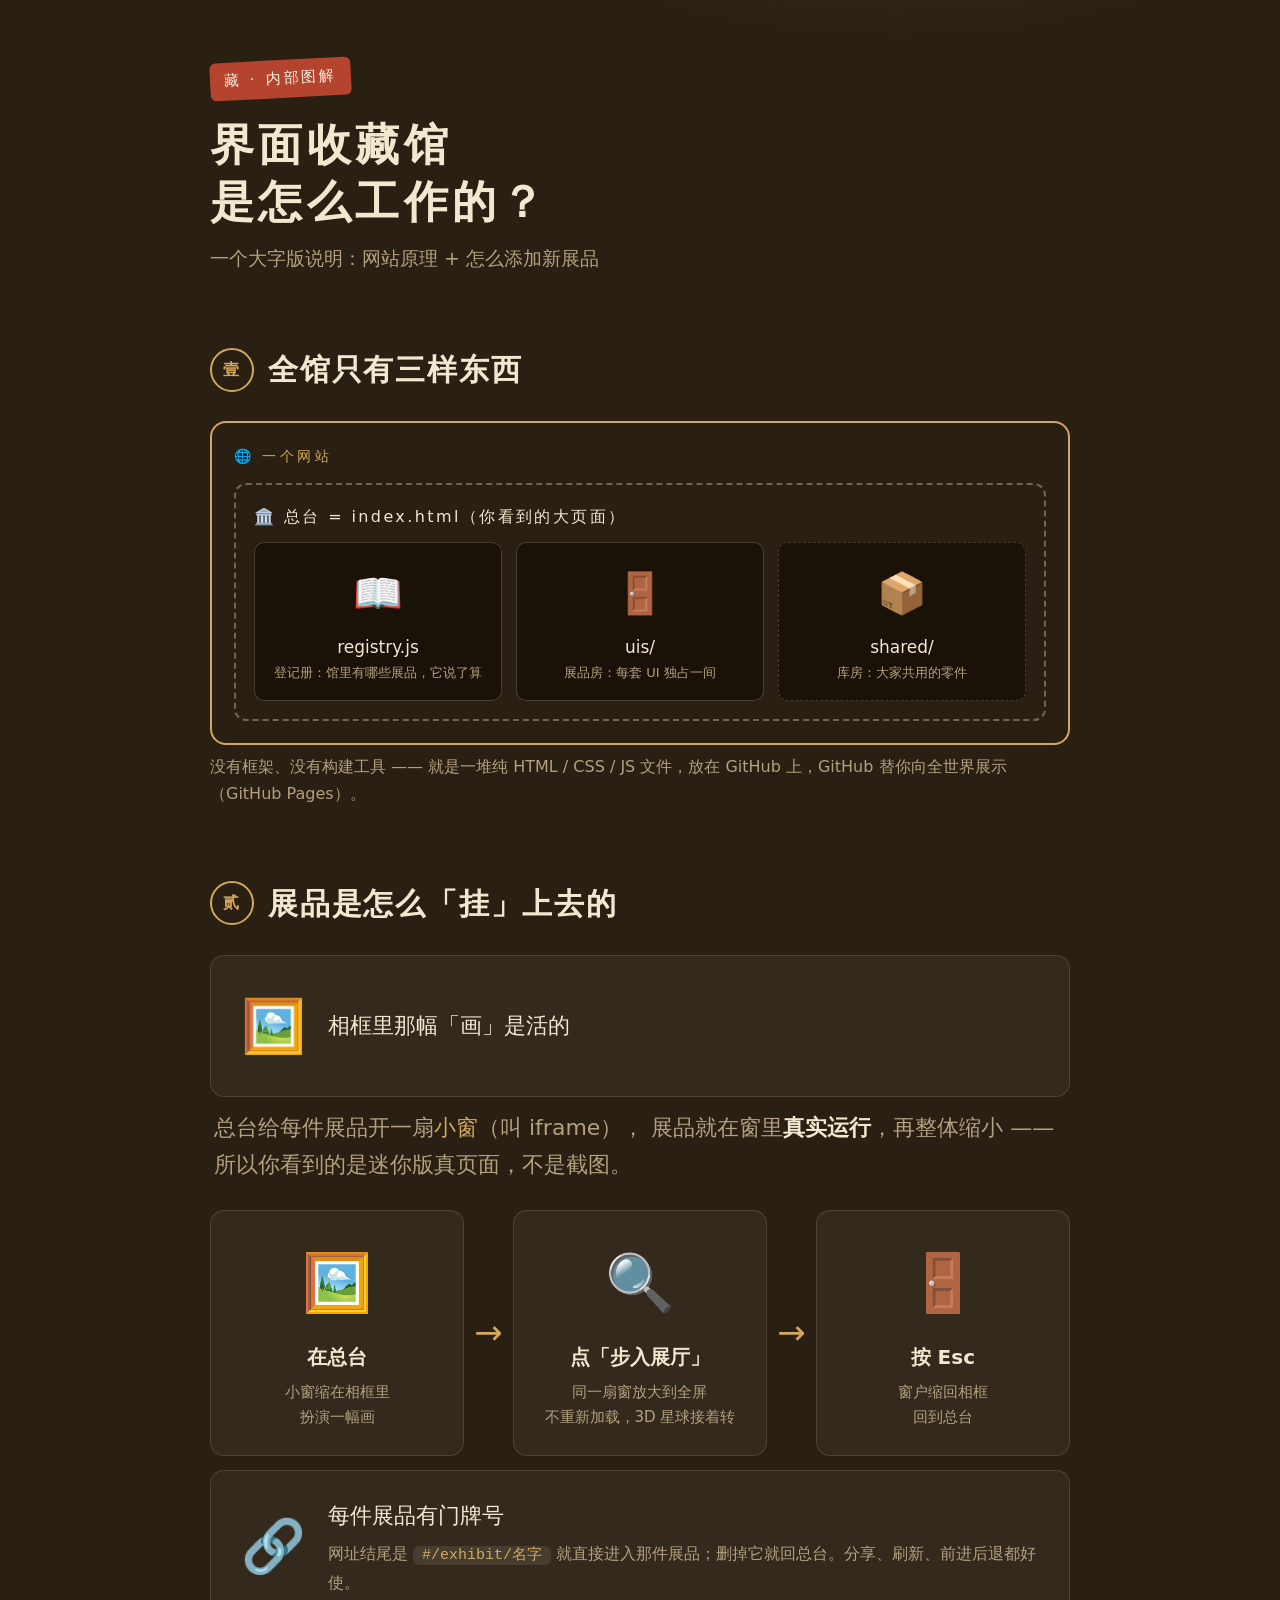
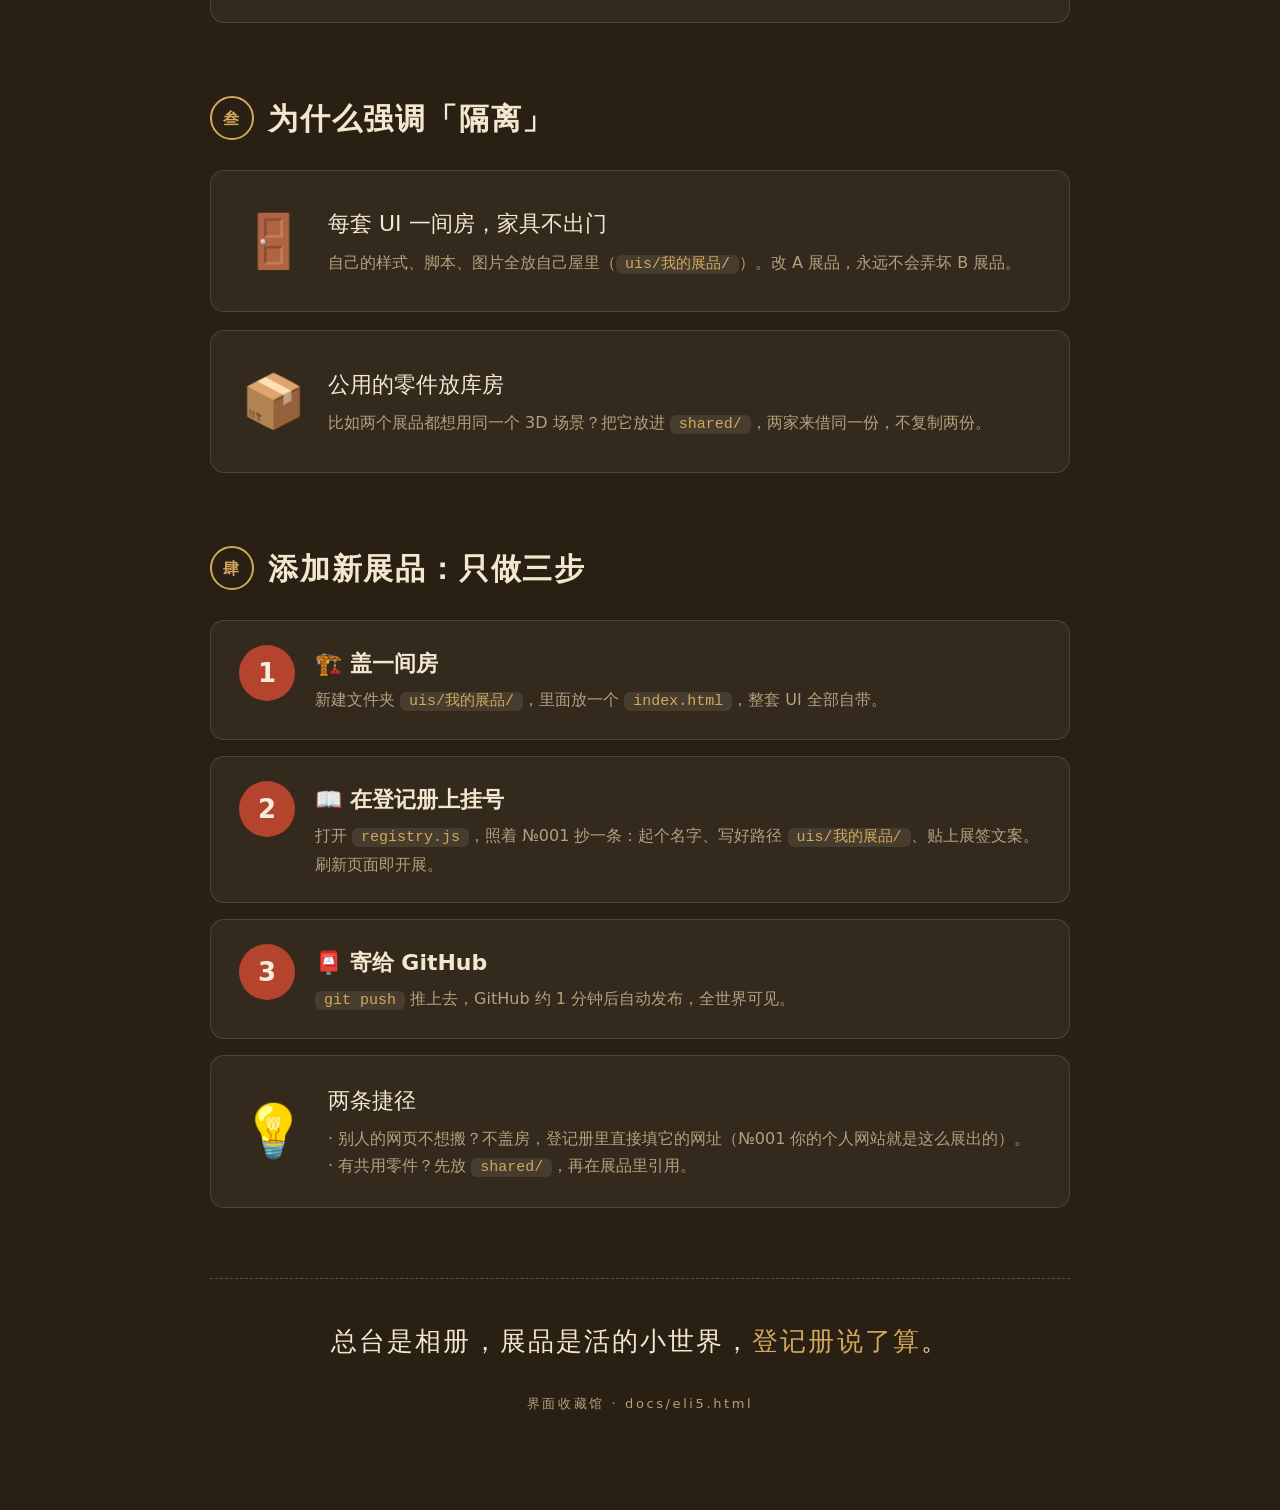
<file: docs/eli5.html>
<!doctype html>
<html lang="zh-CN">
<head>
<meta charset="utf-8">
<meta name="viewport" content="width=device-width, initial-scale=1">
<title>图解 · 界面收藏馆是怎么工作的</title>
<style>
  :root {
    --bg: #291f12; --bg-soft: #46331a; --soil: #1a1108;
    --ink: #f2e8d0; --dim: #b3a17f; --gold: #d2a75e; --seal: #b5442f;
  }
  * { box-sizing: border-box; margin: 0; padding: 0; }
  body {
    background: var(--bg);
    background-image: radial-gradient(900px 500px at 70% -8%, var(--bg-soft) 0%, transparent 60%);
    color: var(--ink);
    font-family: "PingFang SC", "Microsoft YaHei", system-ui, sans-serif;
    line-height: 1.7;
    padding: 60px 20px 100px;
  }
  main { max-width: 860px; margin: 0 auto; }
  .seal-tag {
    display: inline-block; background: var(--seal); color: #f6ecdb;
    font-size: 15px; padding: 6px 14px; border-radius: 6px;
    transform: rotate(-3deg); margin-bottom: 18px; letter-spacing: .2em;
  }
  h1 { font-size: 44px; letter-spacing: .1em; font-weight: 700; line-height: 1.3; }
  .sub { color: var(--dim); font-size: 19px; margin: 12px 0 60px; }
  h2 {
    font-size: 30px; margin: 70px 0 26px; letter-spacing: .06em;
    display: flex; align-items: center; gap: 14px;
  }
  .num {
    font-size: 16px; color: var(--gold); border: 2px solid var(--gold);
    border-radius: 50%; width: 44px; height: 44px; flex: none;
    display: grid; place-items: center;
  }
  .big { font-size: 22px; }
  .huge { font-size: 64px; line-height: 1; }
  .card {
    background: rgba(242,232,208,.05);
    border: 1px solid rgba(242,232,208,.14);
    border-radius: 14px; padding: 26px 30px; margin-bottom: 18px;
    display: flex; gap: 22px; align-items: center;
  }
  .card .ico { font-size: 52px; flex: none; }
  .card b { color: var(--gold); }
  .note { color: var(--dim); font-size: 16px; margin-top: 6px; }

  /* 全景 nesting 图 */
  .nest { border: 2px solid var(--gold); border-radius: 16px; padding: 22px; margin: 10px 0 8px; }
  .nest .label { font-size: 14px; color: var(--gold); letter-spacing: .25em; margin-bottom: 14px; }
  .mid { border: 2px dashed rgba(242,232,208,.35); border-radius: 12px; padding: 18px; }
  .mid .label { color: var(--ink); font-size: 16px; margin-bottom: 12px; letter-spacing: .15em; }
  .rooms { display: flex; gap: 14px; flex-wrap: wrap; }
  .room {
    flex: 1 1 180px; background: var(--soil); border: 1px solid rgba(242,232,208,.2);
    border-radius: 10px; padding: 16px; text-align: center;
  }
  .room .r-ico { font-size: 40px; }
  .room .r-t { font-size: 17px; margin-top: 6px; }
  .room .r-s { font-size: 13px; color: var(--dim); }
  .room.shared { border-style: dashed; }

  /* 步入三部曲 */
  .steps { display: flex; gap: 0; align-items: stretch; margin: 14px 0; flex-wrap: wrap; }
  .step {
    flex: 1 1 220px; background: rgba(242,232,208,.05);
    border: 1px solid rgba(242,232,208,.14); border-radius: 14px;
    padding: 24px 20px; text-align: center;
  }
  .arrow { align-self: center; font-size: 34px; color: var(--gold); padding: 0 10px; }
  .step .s-ico { font-size: 56px; }
  .step .s-t { font-size: 20px; font-weight: 700; margin: 10px 0 6px; }
  .step .s-s { font-size: 15px; color: var(--dim); }

  /* 三步流程 */
  .flow { counter-reset: f; margin: 14px 0; }
  .frow {
    display: flex; gap: 20px; align-items: flex-start;
    background: rgba(242,232,208,.05); border: 1px solid rgba(242,232,208,.14);
    border-radius: 14px; padding: 24px 28px; margin-bottom: 16px;
  }
  .fno {
    flex: none; width: 56px; height: 56px; border-radius: 50%;
    background: var(--seal); color: #f6ecdb; font-size: 26px; font-weight: 700;
    display: grid; place-items: center;
  }
  .frow .f-t { font-size: 22px; font-weight: 700; }
  .frow .f-s { font-size: 16px; color: var(--dim); margin-top: 4px; }
  code.inline {
    background: rgba(242,232,208,.1); color: var(--gold);
    border-radius: 6px; padding: 1px 9px; font-size: 15px;
    font-family: Consolas, monospace;
  }
  .fin {
    text-align: center; margin-top: 70px; font-size: 26px; letter-spacing: .08em;
    border-top: 1px dashed rgba(242,232,208,.25); padding-top: 40px; color: var(--ink);
  }
  .fin span { color: var(--gold); }
  .foot { text-align: center; color: var(--dim); font-size: 13px; margin-top: 30px; letter-spacing: .2em; }
</style>
</head>
<body>
<main>

  <div class="seal-tag">藏 · 内部图解</div>
  <h1>界面收藏馆<br>是怎么工作的？</h1>
  <p class="sub">一个大字版说明：网站原理 + 怎么添加新展品</p>

  <h2><span class="num">壹</span>全馆只有三样东西</h2>

  <div class="nest">
    <div class="label">🌐 一个网站</div>
    <div class="mid">
      <div class="label">🏛️ 总台 = index.html（你看到的大页面）</div>
      <div class="rooms">
        <div class="room">
          <div class="r-ico">📖</div>
          <div class="r-t">registry.js</div>
          <div class="r-s">登记册：馆里有哪些展品，它说了算</div>
        </div>
        <div class="room">
          <div class="r-ico">🚪</div>
          <div class="r-t">uis/</div>
          <div class="r-s">展品房：每套 UI 独占一间</div>
        </div>
        <div class="room shared">
          <div class="r-ico">📦</div>
          <div class="r-t">shared/</div>
          <div class="r-s">库房：大家共用的零件</div>
        </div>
      </div>
    </div>
  </div>
  <p class="note">没有框架、没有构建工具 —— 就是一堆纯 HTML / CSS / JS 文件，放在 GitHub 上，GitHub 替你向全世界展示（GitHub Pages）。</p>

  <h2><span class="num">贰</span>展品是怎么「挂」上去的</h2>

  <div class="card">
    <div class="ico">🖼️</div>
    <div class="big">相框里那幅「画」是活的</div>
  </div>
  <p class="big" style="color:var(--dim); margin:-6px 0 26px 4px">
    总台给每件展品开一扇<span style="color:var(--gold)">小窗</span>（叫 iframe），
    展品就在窗里<b style="color:var(--ink)">真实运行</b>，再整体缩小 —— 所以你看到的是迷你版真页面，不是截图。
  </p>

  <div class="steps">
    <div class="step">
      <div class="s-ico">🖼️</div>
      <div class="s-t">在总台</div>
      <div class="s-s">小窗缩在相框里<br>扮演一幅画</div>
    </div>
    <div class="arrow">→</div>
    <div class="step">
      <div class="s-ico">🔍</div>
      <div class="s-t">点「步入展厅」</div>
      <div class="s-s">同一扇窗放大到全屏<br>不重新加载，3D 星球接着转</div>
    </div>
    <div class="arrow">→</div>
    <div class="step">
      <div class="s-ico">🚪</div>
      <div class="s-t">按 Esc</div>
      <div class="s-s">窗户缩回相框<br>回到总台</div>
    </div>
  </div>

  <div class="card">
    <div class="ico">🔗</div>
    <div>
      <div class="big">每件展品有门牌号</div>
      <div class="note">网址结尾是 <code class="inline">#/exhibit/名字</code> 就直接进入那件展品；删掉它就回总台。分享、刷新、前进后退都好使。</div>
    </div>
  </div>

  <h2><span class="num">叁</span>为什么强调「隔离」</h2>

  <div class="card">
    <div class="ico">🚪</div>
    <div>
      <div class="big">每套 UI 一间房，家具不出门</div>
      <div class="note">自己的样式、脚本、图片全放自己屋里（<code class="inline">uis/我的展品/</code>）。改 A 展品，永远不会弄坏 B 展品。</div>
    </div>
  </div>
  <div class="card">
    <div class="ico">📦</div>
    <div>
      <div class="big">公用的零件放库房</div>
      <div class="note">比如两个展品都想用同一个 3D 场景？把它放进 <code class="inline">shared/</code>，两家来借同一份，不复制两份。</div>
    </div>
  </div>

  <h2><span class="num">肆</span>添加新展品：只做三步</h2>

  <div class="flow">
    <div class="frow">
      <div class="fno">1</div>
      <div>
        <div class="f-t">🏗️ 盖一间房</div>
        <div class="f-s">新建文件夹 <code class="inline">uis/我的展品/</code>，里面放一个 <code class="inline">index.html</code>，整套 UI 全部自带。</div>
      </div>
    </div>
    <div class="frow">
      <div class="fno">2</div>
      <div>
        <div class="f-t">📖 在登记册上挂号</div>
        <div class="f-s">打开 <code class="inline">registry.js</code>，照着 №001 抄一条：起个名字、写好路径 <code class="inline">uis/我的展品/</code>、贴上展签文案。刷新页面即开展。</div>
      </div>
    </div>
    <div class="frow">
      <div class="fno">3</div>
      <div>
        <div class="f-t">📮 寄给 GitHub</div>
        <div class="f-s"><code class="inline">git push</code> 推上去，GitHub 约 1 分钟后自动发布，全世界可见。</div>
      </div>
    </div>
  </div>

  <div class="card">
    <div class="ico">💡</div>
    <div>
      <div class="big">两条捷径</div>
      <div class="note">· 别人的网页不想搬？不盖房，登记册里直接填它的网址（№001 你的个人网站就是这么展出的）。<br>
      · 有共用零件？先放 <code class="inline">shared/</code>，再在展品里引用。</div>
    </div>
  </div>

  <p class="fin">总台是相册，展品是活的小世界，<span>登记册说了算</span>。</p>
  <p class="foot">界面收藏馆 · docs/eli5.html</p>

</main>
</body>
</html>
</file>
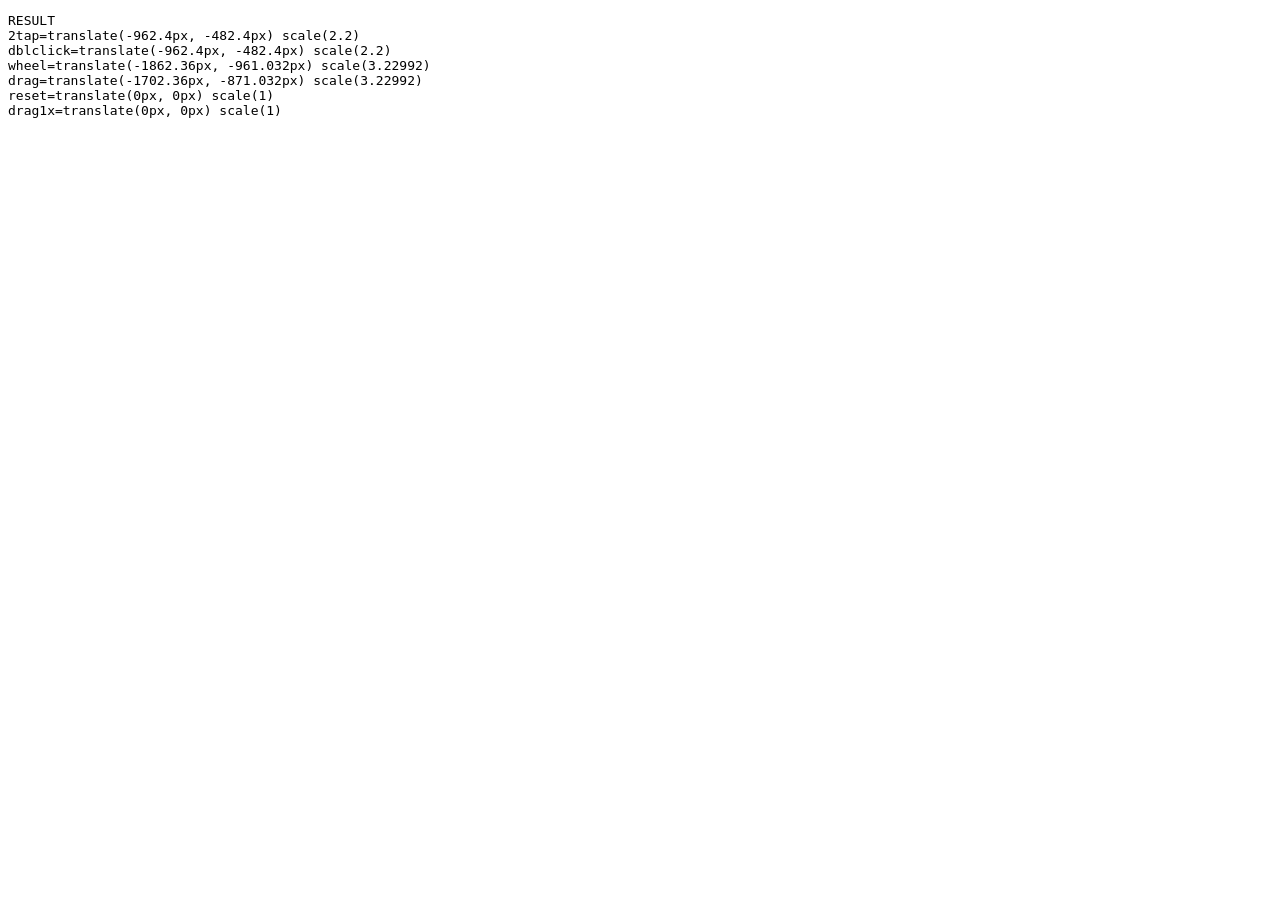
<file: tests/panzoom-live.html>
<!DOCTYPE html>
<html lang="zh">
<head><meta charset="UTF-8"><title>panzoom live check</title></head>
<body>
<div id="stage" style="position:fixed;inset:0;touch-action:none"></div>
<script src="../uis/cosmic-river/panzoom.js"></script>
<script>
(function () {
  var out = [];
  function t() { return document.getElementById("stage").style.transform || "(none)"; }
  var stage = document.getElementById("stage");
  var api = PanZoom.attach(stage, { max: 4 });

  // 1) 1× 状态下双击：放大到 2.2 后，紧随的原生 dblclick 不得复位
  stage.dispatchEvent(new PointerEvent("pointerdown", { pointerId: 1, clientX: 800, clientY: 400, bubbles: true }));
  window.dispatchEvent(new PointerEvent("pointerup", { pointerId: 1, clientX: 800, clientY: 400, bubbles: true }));
  stage.dispatchEvent(new PointerEvent("pointerdown", { pointerId: 1, clientX: 802, clientY: 402, bubbles: true }));
  window.dispatchEvent(new PointerEvent("pointerup", { pointerId: 1, clientX: 802, clientY: 402, bubbles: true }));
  out.push("2tap=" + t());
  stage.dispatchEvent(new MouseEvent("dblclick", { clientX: 802, clientY: 402, bubbles: true }));
  out.push("dblclick=" + t());

  // 2) 滚轮放大（光标锚点）
  stage.dispatchEvent(new WheelEvent("wheel", { deltaY: -240, deltaMode: 0, clientX: 960, clientY: 540, cancelable: true }));
  out.push("wheel=" + t());

  // 3) 拖动
  stage.dispatchEvent(new PointerEvent("pointerdown", { pointerId: 1, clientX: 500, clientY: 500, bubbles: true }));
  window.dispatchEvent(new PointerEvent("pointermove", { pointerId: 1, clientX: 660, clientY: 590, bubbles: true }));
  window.dispatchEvent(new PointerEvent("pointerup", { pointerId: 1, clientX: 660, clientY: 590, bubbles: true }));
  out.push("drag=" + t());

  // 4) 放大状态下双击：应复位归中，且不被 dblclick 再次放大
  stage.dispatchEvent(new PointerEvent("pointerdown", { pointerId: 1, clientX: 900, clientY: 500, bubbles: true }));
  window.dispatchEvent(new PointerEvent("pointerup", { pointerId: 1, clientX: 900, clientY: 500, bubbles: true }));
  stage.dispatchEvent(new PointerEvent("pointerdown", { pointerId: 1, clientX: 902, clientY: 502, bubbles: true }));
  window.dispatchEvent(new PointerEvent("pointerup", { pointerId: 1, clientX: 902, clientY: 502, bubbles: true }));
  stage.dispatchEvent(new MouseEvent("dblclick", { clientX: 902, clientY: 502, bubbles: true }));
  out.push("reset=" + t());

  // 5) 1× 拖动：画面盖满视口，必须纹丝不动（不露底色）
  stage.dispatchEvent(new PointerEvent("pointerdown", { pointerId: 1, clientX: 600, clientY: 400, bubbles: true }));
  window.dispatchEvent(new PointerEvent("pointermove", { pointerId: 1, clientX: 1100, clientY: 700, bubbles: true }));
  window.dispatchEvent(new PointerEvent("pointerup", { pointerId: 1, clientX: 1100, clientY: 700, bubbles: true }));
  out.push("drag1x=" + t());

  document.title = "DONE";
  var pre = document.createElement("pre");
  pre.id = "result";
  pre.textContent = "RESULT\n" + out.join("\n");
  document.body.appendChild(pre);
})();
</script>
</body>
</html>
</file>
<file: assets/hub.css>
/* ============================================================
   界面收藏馆 · 总台样式
   零构建：无外部字体、无框架；暖土色 × 馆藏印章红
   色票已入库为馆藏原子 原001（shared/earth-tokens/），此处领用
   ============================================================ */
@import url("../shared/earth-tokens/tokens.css");

:root {
  --serif: "Songti SC", "Noto Serif SC", "Source Han Serif SC", "SimSun", serif;
  --sans: "PingFang SC", "Microsoft YaHei", "Segoe UI", system-ui, sans-serif;
}
* { box-sizing: border-box; margin: 0; padding: 0; }
html { height: 100%; }
body {
  min-height: 100vh;
  min-height: 100svh;
  display: flex;
  flex-direction: column;
  background-color: var(--bg);
  background-image: radial-gradient(1100px 640px at 72% -12%, var(--bg-soft) 0%, transparent 62%);
  background-attachment: fixed;
  color: var(--ink);
  font-family: var(--sans);
  -webkit-font-smoothing: antialiased;
  overflow-x: hidden;
}
body.in-stage { overflow: hidden; }
::selection { background: rgba(210, 167, 94, 0.35); }
:focus-visible { outline: 1px solid var(--gold); outline-offset: 3px; }
kbd {
  border: 1px solid var(--line); border-bottom-width: 2px; border-radius: 4px;
  padding: 1px 6px; font: 11px/1.5 var(--sans); color: var(--ink-dim);
}
a { color: inherit; }

/* 胶片颗粒：覆盖一切（含展品），玻璃展柜质感 */
.grain {
  position: fixed; inset: 0; z-index: 60; pointer-events: none; opacity: 0.05;
  background-image: url("data:image/svg+xml,%3Csvg xmlns='http://www.w3.org/2000/svg' width='240' height='240'%3E%3Cfilter id='n'%3E%3CfeTurbulence type='fractalNoise' baseFrequency='0.8' numOctaves='2' stitchTiles='stitch'/%3E%3C/filter%3E%3Crect width='240' height='240' filter='url(%23n)'/%3E%3C/svg%3E");
}

/* ── 顶部馆牌 ─────────────────────────────────────── */
.hall-head {
  display: flex; justify-content: space-between; align-items: flex-end;
  gap: 24px; padding: 26px 40px 22px;
  border-bottom: 1px solid var(--line-soft);
}
.brand { display: flex; align-items: center; gap: 16px; }
.seal {
  flex: none; width: 46px; height: 46px; border-radius: 7px;
  background: var(--seal); color: #f6ecdb; font-family: var(--serif); font-size: 27px;
  display: grid; place-items: center;
  transform: rotate(-4deg);
  box-shadow: 0 3px 14px rgba(181, 68, 47, 0.35);
  user-select: none;
}
.title { font-family: var(--serif); font-weight: 400; font-size: 30px; letter-spacing: 0.3em; line-height: 1; }
.sub { margin-top: 8px; color: var(--ink-dim); font-size: 11px; letter-spacing: 0.26em; }
.head-note { text-align: right; color: var(--ink-dim); font-size: 12px; line-height: 2; }

/* ── 中部：左导览/馆规 + 右展厅 ───────────────────── */
.mid { flex: 1 0 auto; display: grid; grid-template-columns: 296px 1fr; min-height: 0; }

.hall-side {
  border-right: 1px solid var(--line-soft);
  padding: 30px 26px;
  display: flex; flex-direction: column; gap: 34px;
}
.side-title {
  font-size: 10.5px; font-weight: 400; letter-spacing: 0.34em;
  color: var(--ink-faint); margin-bottom: 14px;
}
.index ol, .special ol { list-style: none; display: flex; flex-direction: column; gap: 2px; }
.index button, .special button {
  width: 100%; text-align: left; background: none; border: 0;
  border-left: 2px solid transparent;
  color: var(--ink-dim); font: inherit; font-size: 13px; letter-spacing: 0.06em;
  padding: 9px 10px; cursor: pointer;
  display: flex; gap: 10px; align-items: baseline;
  transition: color 0.2s, background 0.2s, border-color 0.2s;
}
.index button:hover, .special button:hover { color: var(--ink); }
.index button.active {
  color: var(--ink); border-left-color: var(--seal);
  background: rgba(242, 232, 208, 0.05);
}
.index .no, .special .no { flex: none; color: var(--gold); font-size: 11px; letter-spacing: 0.12em; }
.index .ghost {
  color: var(--ink-faint); font-size: 11.5px; letter-spacing: 0.22em;
  padding: 10px 12px; border-top: 1px dashed var(--line-soft); margin-top: 8px;
}

/* ── 展厅 ─────────────────────────────────────────── */
.hall-main { min-width: 0; padding: 30px 40px 34px; display: flex; }
.hall-center {
  position: relative; flex: 1; width: 100%;
  min-height: 480px;
  display: flex; flex-direction: column; align-items: center; justify-content: center;
  gap: 26px;
}
.ghost-no {
  position: absolute; right: 1%; top: 50%; transform: translateY(-54%);
  z-index: 0; font-family: var(--serif); font-size: min(36vh, 320px); line-height: 1;
  color: transparent; -webkit-text-stroke: 1px rgba(242, 232, 208, 0.08);
  user-select: none; pointer-events: none;
}
.frame-wrap { position: relative; z-index: 1; max-width: 100%; outline: 1px solid var(--line-soft); outline-offset: 8px; }
.frame-wrap::before, .frame-wrap::after {
  content: ""; position: absolute; width: 14px; height: 14px;
  border: 1px solid var(--gold); opacity: 0.55;
}
.frame-wrap::before { top: -8px; left: -8px; border-right: 0; border-bottom: 0; }
.frame-wrap::after { bottom: -8px; right: -8px; border-left: 0; border-top: 0; }
.frame {
  position: relative; overflow: hidden;
  background: var(--soil); border: 1px solid var(--line);
  box-shadow: 0 26px 70px -22px rgba(0, 0, 0, 0.7);
}
.frame::before {
  content: "布 展 中"; position: absolute; inset: 0; z-index: 1;
  display: grid; place-items: center;
  color: var(--ink-faint); font-size: 12px; letter-spacing: 0.6em; text-indent: 0.6em;
}
.frame[data-loaded="true"]::before { display: none; }

/* 展品 iframe 外壳：始终 position:fixed，用 transform 在「相框 ↔ 全屏」间飞行 */
.port {
  position: fixed; z-index: 40;
  background: var(--soil);
  box-shadow: 0 26px 90px -18px rgba(0, 0, 0, 0.75);
  opacity: 0;
}
.port.loaded { opacity: 1; transition: opacity 0.6s ease 0.05s; }
body:not(.in-stage) .port { cursor: zoom-in; }
body:not(.in-stage) .port-iframe { pointer-events: none; }
body.in-stage .port { box-shadow: none; }
.port-iframe {
  border: 0; display: block;
  transform-origin: 0 0;
  background: var(--soil);
}

/* ── 展签 ─────────────────────────────────────────── */
.placard { width: var(--frame-w, 720px); max-width: 100%; }
.placard-no { color: var(--gold); font-size: 11px; letter-spacing: 0.34em; }
.placard-title {
  font-family: var(--serif); font-weight: 400; font-size: 24px;
  letter-spacing: 0.12em; margin-top: 10px;
}
.placard-meta { color: var(--ink-dim); font-size: 12px; letter-spacing: 0.1em; margin-top: 8px; }
.placard-note {
  color: var(--ink-dim); font-size: 13px; line-height: 2;
  margin-top: 14px; max-width: 66ch;
}
.placard-actions { margin-top: 18px; display: flex; align-items: center; gap: 20px; flex-wrap: wrap; }
.btn-enter {
  font-family: var(--sans); font-size: 13px; letter-spacing: 0.28em; text-indent: 0.1em;
  color: #261c0d; background: var(--ink);
  border: 0; border-radius: 2px; padding: 11px 26px; cursor: pointer;
  transition: background 0.25s;
}
.btn-enter:hover { background: var(--gold); }
.placard-links a, .topbar-links a {
  color: var(--ink-faint); font-size: 12px; letter-spacing: 0.1em;
  text-decoration: none; border-bottom: 1px solid transparent;
  transition: color 0.2s, border-color 0.2s;
}
.placard-links a:hover, .topbar-links a:hover { color: var(--ink-dim); border-color: var(--line); }
.placard-links .sep, .topbar-links .sep { color: var(--ink-faint); margin: 0 8px; font-size: 12px; }

/* ── 底部 ─────────────────────────────────────────── */
.hall-foot {
  display: flex; justify-content: space-between; align-items: center; gap: 16px;
  padding: 15px 40px; border-top: 1px solid var(--line-soft);
  color: var(--ink-faint); font-size: 11.5px; letter-spacing: 0.12em;
}
.hall-foot a { color: var(--ink-dim); text-decoration: none; }
.hall-foot a:hover { color: var(--ink); }

/* ── 全屏观展顶栏 ─────────────────────────────────── */
.topbar {
  position: fixed; top: 0; left: 0; right: 0; z-index: 50; height: 52px;
  display: flex; align-items: center; gap: 18px; padding: 0 18px;
  background: rgba(41, 31, 18, 0.85);
  backdrop-filter: blur(14px); -webkit-backdrop-filter: blur(14px);
  border-bottom: 1px solid var(--line-soft);
  transform: translateY(-100%); opacity: 0;
  transition: transform 0.45s cubic-bezier(0.32, 0.72, 0.18, 1), opacity 0.3s;
}
.topbar[hidden] { display: none; }
.topbar.show { transform: none; opacity: 1; }
.btn-leave {
  background: none; border: 1px solid var(--line); border-radius: 999px;
  color: var(--ink); font: inherit; font-size: 12.5px; letter-spacing: 0.08em;
  padding: 7px 14px; cursor: pointer;
  transition: background 0.25s, color 0.25s;
}
.btn-leave:hover { background: var(--ink); color: var(--bg); }
.btn-leave kbd { margin-left: 4px; }
.topbar-title { margin-left: auto; color: var(--ink-dim); font-size: 12.5px; letter-spacing: 0.14em; }
.topbar-links { margin-right: 6px; }

/* ── 换展 / 入场淡入淡出 ──────────────────────────── */
.frame-wrap, .placard, .ghost-no, .hall-head, .hall-side, .hall-foot { transition: opacity 0.28s ease; }
.swap-out .frame-wrap, .swap-out .placard, .swap-out .ghost-no { opacity: 0; }
body.in-stage .frame-wrap, body.in-stage .placard, body.in-stage .ghost-no,
body.in-stage .hall-head, body.in-stage .hall-side, body.in-stage .hall-foot {
  opacity: 0; pointer-events: none;
}

/* 馆外展品的馆牌封面 */
.port.cover { display: grid; place-items: center; align-content: center; gap: 10px; text-align: center; padding: 24px; cursor: pointer; }
.port.cover .c-name { font-family: var(--serif); font-size: clamp(20px, 2.4vw, 30px); letter-spacing: 0.08em; }
.port.cover .c-tag { color: var(--ink-faint); font-size: 11px; letter-spacing: 0.34em; }
.port.cover .c-open {
  margin-top: 10px; color: var(--gold); font-size: 13px; letter-spacing: 0.15em;
  border: 1px solid var(--line); border-radius: 999px; padding: 8px 20px;
  transition: background 0.25s, color 0.25s;
}
.port.cover:hover .c-open { background: var(--gold); color: var(--bg); border-color: var(--gold); }

/* ── 分区切换（创作 / 收录） ──────────────────────── */
.zone-tabs {
  display: flex; border: 1px solid var(--line); border-radius: 999px;
  overflow: hidden; margin-bottom: 20px;
}
.zone-tabs button {
  flex: 1; background: none; border: 0; color: var(--ink-dim);
  font: inherit; font-size: 12.5px; letter-spacing: 0.1em;
  padding: 9px 0; cursor: pointer;
  transition: background 0.25s, color 0.25s;
}
.zone-tabs button + button { border-left: 1px solid var(--line); }
.zone-tabs button:hover { color: var(--ink); }
.zone-tabs button.on { background: var(--ink); color: var(--bg); }
.zone-tabs button span { opacity: 0.55; font-size: 10px; margin-left: 4px; }

/* ── 巡礼印章 ─────────────────────────────────────── */
.stamp-grid { display: flex; flex-wrap: wrap; gap: 10px; }
.stamp {
  width: 44px; height: 44px; border-radius: 8px;
  display: grid; place-items: center;
  font-family: var(--serif); font-size: 22px; user-select: none;
}
.stamp.done {
  background: var(--seal); color: #f6ecdb;
  transform: rotate(-4deg);
  box-shadow: 0 3px 12px rgba(181, 68, 47, 0.4);
}
.stamp.todo { border: 1.5px dashed var(--line); color: var(--ink-faint); opacity: 0.65; }
.stamp-grid.glow .stamp.done { animation: stamp-glow 0.9s ease 3; }
@keyframes stamp-glow {
  0%, 100% { box-shadow: 0 3px 12px rgba(181, 68, 47, 0.4); }
  50% { box-shadow: 0 0 0 7px rgba(210, 167, 94, 0.35); }
}
.stamp-progress { margin-top: 12px; color: var(--ink-faint); font-size: 11.5px; letter-spacing: 0.18em; }

.toast {
  position: fixed; left: 50%; bottom: 30px; z-index: 55;
  transform: translate(-50%, 12px);
  background: var(--soil); border: 1px solid var(--gold); border-radius: 999px;
  color: var(--ink); font-size: 13px; letter-spacing: 0.1em;
  padding: 10px 22px; opacity: 0; pointer-events: none;
  transition: opacity 0.3s ease, transform 0.3s ease;
}
.toast.show { opacity: 1; transform: translate(-50%, 0); }

/* ── 版本史专柜 ───────────────────────────────────── */
.versions { width: var(--frame-w, 720px); max-width: 100%; }
.versions-head { color: var(--gold); font-size: 10.5px; letter-spacing: 0.34em; margin-bottom: 12px; }
.versions-row { display: flex; gap: 12px; flex-wrap: wrap; }
.version-card {
  flex: 1 1 200px; text-align: left;
  background: rgba(242, 232, 208, 0.04);
  border: 1px solid var(--line-soft); border-radius: 10px;
  padding: 12px 16px; display: flex; flex-direction: column; gap: 3px;
  font: inherit; color: inherit;
  transition: border-color 0.25s, background 0.25s;
}
button.version-card { cursor: pointer; }
button.version-card:hover { border-color: var(--gold); background: rgba(242, 232, 208, 0.07); }
.version-card.restoring { border-style: dashed; cursor: help; }
.v-label { font-size: 13px; color: var(--ink); letter-spacing: 0.06em; }
.v-year { font-size: 10.5px; color: var(--gold); letter-spacing: 0.2em; }
.v-note { font-size: 12px; color: var(--ink-dim); line-height: 1.7; margin-top: 2px; }
.version-card.restoring .v-label::after {
  content: "修复中";
  margin-left: 8px; font-size: 10px; color: var(--seal);
  border: 1px solid var(--seal); border-radius: 4px;
  padding: 0 5px; letter-spacing: 0.15em; vertical-align: 1px;
}

/* ── 特展巡游幕布 ─────────────────────────────────── */
.tour {
  position: fixed; inset: 0; z-index: 55;
  display: grid; place-items: center; padding: 20px;
  background: rgba(13, 10, 8, 0.82);
  backdrop-filter: blur(10px); -webkit-backdrop-filter: blur(10px);
  opacity: 0; transition: opacity 0.32s ease;
}
.tour[hidden] { display: none; }
.tour.show { opacity: 1; }
.tour-card {
  max-width: 600px;
  background: var(--bg); border: 1px solid var(--line); border-radius: 14px;
  padding: 40px 44px;
  box-shadow: 0 40px 100px -30px rgba(0, 0, 0, 0.8);
}
.tour-no { color: var(--gold); font-size: 11px; letter-spacing: 0.34em; }
.tour-title {
  font-family: var(--serif); font-weight: 400; font-size: 28px;
  letter-spacing: 0.1em; margin-top: 10px;
}
.tour-text { color: var(--ink-dim); font-size: 14.5px; line-height: 2.1; margin-top: 18px; }
.tour-actions { margin-top: 26px; display: flex; gap: 18px; align-items: center; }
.tour-skip {
  background: none; border: 0; color: var(--ink-faint);
  font: inherit; font-size: 12.5px; letter-spacing: 0.1em; cursor: pointer;
  transition: color 0.2s;
}
.tour-skip:hover { color: var(--ink-dim); }

/* ── 高光解剖：缩览热区 ───────────────────────────── */
.hotspots { position: fixed; z-index: 45; pointer-events: none; transition: opacity 0.28s ease; }
body.in-stage .hotspots { opacity: 0; }
.hotspot {
  position: absolute; transform: translate(-50%, -50%);
  width: 22px; height: 22px; border-radius: 50%;
  border: 2px solid var(--gold); background: rgba(26, 17, 8, 0.55);
  pointer-events: auto; cursor: help; padding: 0;
}
.hotspot::after {
  content: ""; position: absolute; inset: -6px; border-radius: 50%;
  border: 1px solid var(--gold); opacity: 0.6;
  animation: hotspot-pulse 2.2s ease-out infinite;
}
@keyframes hotspot-pulse {
  0% { transform: scale(0.6); opacity: 0.7; }
  70%, 100% { transform: scale(1.7); opacity: 0; }
}
.hotspot-tip {
  position: absolute; bottom: calc(100% + 12px); left: 50%;
  transform: translateX(-50%) translateY(4px);
  width: max-content; max-width: 240px;
  background: var(--soil); border: 1px solid var(--line); border-radius: 8px;
  padding: 10px 14px; text-align: left; letter-spacing: 0.02em;
  opacity: 0; visibility: hidden; pointer-events: none;
  transition: opacity 0.22s ease, transform 0.22s ease, visibility 0.22s;
  box-shadow: 0 14px 40px -12px rgba(0, 0, 0, 0.7);
}
.hotspot-tip b { display: block; color: var(--gold); font-size: 13px; font-weight: 600; letter-spacing: 0.08em; }
.hotspot-tip i { display: block; font-style: normal; color: var(--ink-dim); font-size: 12.5px; line-height: 1.8; margin-top: 3px; }
.hotspot:hover .hotspot-tip,
.hotspot.open .hotspot-tip,
.hotspot:focus-visible .hotspot-tip { opacity: 1; visibility: visible; }
.hotspot.open .hotspot-tip,
.hotspot:focus-visible .hotspot-tip { transform: translateX(-50%) translateY(0); }
.hotspot.below .hotspot-tip { bottom: auto; top: calc(100% + 12px); }
.hotspot.tip-left .hotspot-tip { left: 0; transform: translateX(0) translateY(4px); }
.hotspot.tip-left.open .hotspot-tip,
.hotspot.tip-left:focus-visible .hotspot-tip { transform: translateX(0) translateY(0); }
.hotspot.tip-right .hotspot-tip { left: auto; right: 0; transform: translateX(0) translateY(4px); }
.hotspot.tip-right.open .hotspot-tip,
.hotspot.tip-right:focus-visible .hotspot-tip { transform: translateX(0) translateY(0); }

/* ── 移动端 ───────────────────────────────────────── */
@media (max-width: 880px) {
  .mid { grid-template-columns: 1fr; }
  .hall-side {
    order: 2; border-right: 0; border-top: 1px solid var(--line-soft);
    flex-direction: row; flex-wrap: wrap; gap: 26px;
  }
  .hall-side > section { flex: 1 1 260px; }
  .hall-side .zone-tabs { flex: 1 1 100%; }
  .hall-head { align-items: center; padding: 20px 22px 16px; }
  .head-note { display: none; }
  .title { font-size: 21px; letter-spacing: 0.22em; }
  .sub { font-size: 9.5px; letter-spacing: 0.18em; }
  .seal { width: 38px; height: 38px; font-size: 22px; }
  .hall-main { padding: 22px 16px 28px; }
  .hall-center { min-height: 0; gap: 20px; }
  .ghost-no { font-size: 26vw; opacity: 0.8; }
  .hall-foot { padding: 12px 22px; flex-direction: column; align-items: flex-start; gap: 6px; }
  .placard-note { font-size: 12.5px; }
  .topbar { height: 46px; gap: 10px; }
  .tour-card { padding: 30px 24px; }
}

@media (prefers-reduced-motion: reduce) {
  * { transition-duration: 0.01ms !important; animation: none !important; }
}
</file>
<file: shared/earth-tokens/tokens.css>
/* ============================================================
 * 馆藏原子 原001 · 夯土色票 earth-tokens
 * ------------------------------------------------------------
 * 界面收藏馆全套土色系设计令牌（CSS 自定义属性）。
 * 引入本文件后即可使用：
 *   --bg        暗夯土底色
 *   --bg-soft   顶部光晕 / 亮一档的底
 *   --ink       主文字（米色）
 *   --ink-dim   次级文字
 *   --ink-faint 弱化文字
 *   --gold      赭金点缀
 *   --seal      印章红
 *   --soil      相框 / 深处土黑
 *   --line / --line-soft  发丝分隔线
 * 总台 (assets/hub.css) 正通过 @import 领用本原子。
 * ============================================================ */

:root {
  --bg: #291f12;
  --bg-soft: #46331a;
  --ink: #f2e8d0;
  --ink-dim: #b3a17f;
  --ink-faint: #867355;
  --gold: #d2a75e;
  --seal: #b5442f;
  --soil: #1a1108;
  --line: rgba(242, 232, 208, 0.18);
  --line-soft: rgba(242, 232, 208, 0.09);
}
</file>
<file: shared/atelier.css>
/* ============================================================
   馆藏库房 · 陈列室样式（领用 原001 夯土色票）
   ============================================================ */
* { box-sizing: border-box; margin: 0; padding: 0; }
body {
  min-height: 100vh;
  background-color: var(--bg);
  background-image: radial-gradient(1000px 560px at 70% -10%, var(--bg-soft) 0%, transparent 60%);
  background-attachment: fixed;
  color: var(--ink);
  font-family: "PingFang SC", "Microsoft YaHei", "Segoe UI", system-ui, sans-serif;
  padding: 54px 20px 90px;
  -webkit-font-smoothing: antialiased;
}
main { max-width: 860px; margin: 0 auto; }
.back { color: var(--ink-faint); font-size: 13px; letter-spacing: 0.12em; text-decoration: none; }
.back:hover { color: var(--ink-dim); }

.brand { display: flex; align-items: center; gap: 16px; margin-top: 26px; }
.seal {
  flex: none; width: 46px; height: 46px; border-radius: 7px;
  background: var(--seal); color: #f6ecdb;
  font-family: var(--serif, serif); font-size: 26px;
  display: grid; place-items: center; transform: rotate(-4deg);
  box-shadow: 0 3px 14px rgba(181, 68, 47, 0.35); user-select: none;
}
h1 { font-family: var(--serif, serif); font-weight: 400; font-size: 30px; letter-spacing: 0.22em; line-height: 1.2; }
.sub { margin-top: 6px; color: var(--ink-dim); font-size: 12px; letter-spacing: 0.2em; }
.intro { color: var(--ink-dim); font-size: 14px; line-height: 2; margin: 26px 0 44px; max-width: 62ch; }
.intro code { color: var(--gold); background: rgba(242, 232, 208, 0.07); border-radius: 4px; padding: 1px 7px; font-size: 12.5px; }

.atom {
  border: 1px solid var(--line-soft); border-radius: 14px;
  background: rgba(242, 232, 208, 0.03);
  padding: 28px 30px; margin-bottom: 26px;
}
.atom-head { display: flex; align-items: baseline; gap: 14px; flex-wrap: wrap; }
.atom-no { color: var(--gold); font-size: 11.5px; letter-spacing: 0.28em; }
.atom-name { font-family: var(--serif, serif); font-weight: 400; font-size: 21px; letter-spacing: 0.08em; }
.badge {
  font-size: 10.5px; letter-spacing: 0.18em; border-radius: 999px; padding: 3px 11px;
}
.badge.in-use { color: var(--gold); border: 1px solid var(--gold); }
.badge.ready { color: var(--ink-faint); border: 1px dashed var(--line); }
.atom-desc { color: var(--ink-dim); font-size: 13.5px; line-height: 2; margin-top: 12px; max-width: 66ch; }
.atom-usage {
  margin-top: 14px; font-family: Consolas, ui-monospace, monospace;
  font-size: 12px; color: var(--ink-dim);
  background: var(--soil); border: 1px solid var(--line-soft); border-radius: 8px;
  padding: 10px 14px; overflow-x: auto; white-space: pre-wrap; word-break: break-all;
}
.atom-links { margin-top: 14px; display: flex; gap: 16px; flex-wrap: wrap; }
.atom-links a {
  color: var(--ink-faint); font-size: 12.5px; letter-spacing: 0.1em; text-decoration: none;
  border-bottom: 1px solid transparent; transition: color 0.2s, border-color 0.2s;
}
.atom-links a:hover { color: var(--ink-dim); border-color: var(--line); }

.demo {
  margin-top: 18px; border: 1px dashed var(--line-soft); border-radius: 10px;
  padding: 20px; background: var(--soil);
}
.demo-title { font-size: 10.5px; color: var(--ink-faint); letter-spacing: 0.3em; margin-bottom: 14px; }

/* 色票演示 */
.swatches { display: flex; flex-wrap: wrap; gap: 10px; }
.swatch { flex: 1 1 90px; border-radius: 8px; border: 1px solid var(--line-soft); overflow: hidden; }
.swatch .chip { height: 46px; }
.swatch .cap { font-size: 11px; color: var(--ink-dim); padding: 5px 9px; letter-spacing: 0.06em; }

/* FLIP 演示 */
.flip-stage { position: relative; height: 240px; border: 1px solid var(--line-soft); border-radius: 10px; background: rgba(242, 232, 208, 0.03); }
.flip-slot {
  position: absolute; border: 1.5px dashed var(--line); border-radius: 10px;
  display: grid; place-items: center;
  color: var(--ink-faint); font-size: 11px; letter-spacing: 0.25em;
}
.flip-slot-a { left: 20px; top: 20px; width: 96px; height: 96px; }
.flip-slot-b { right: 20px; top: 40px; width: 200px; height: 160px; }
.flip-tile {
  position: absolute; left: 20px; top: 20px; width: 96px; height: 96px;
  background: var(--seal); color: #f6ecdb; border-radius: 10px;
  display: grid; place-items: center;
  font-family: var(--serif, serif); font-size: 40px; user-select: none;
  box-shadow: 0 10px 30px -10px rgba(181, 68, 47, 0.5);
}
.flip-btns { margin-top: 14px; display: flex; gap: 12px; flex-wrap: wrap; }
.flip-btns button {
  background: none; border: 1px solid var(--line); border-radius: 999px;
  color: var(--ink); font: inherit; font-size: 12.5px; letter-spacing: 0.1em;
  padding: 7px 16px; cursor: pointer; transition: background 0.25s, color 0.25s;
}
.flip-btns button:hover { background: var(--ink); color: var(--bg); }

.foot { margin-top: 50px; padding-top: 24px; border-top: 1px dashed var(--line-soft);
  color: var(--ink-faint); font-size: 12px; letter-spacing: 0.14em; line-height: 2; }
.foot a { color: var(--ink-dim); text-decoration: none; }
.foot a:hover { color: var(--ink); }
</file>
<file: uis/cosmic-river/style.css>
/* 宇宙玄学 · 仰观星河
 * 图与画层各自独立：图像本体不做任何滤镜/形变，WebGL 层只做
 * 沿流场的小幅平流（用户要的"流动"）；两块 2D 画布做加法光。
 * 整页支持拖动与缩放（#stage 统一变换）。 */

:root { color-scheme: dark; }

* { margin: 0; padding: 0; box-sizing: border-box; }

html, body { height: 100%; overflow: hidden; }

body {
  background: #020205;
  font-family: "STXingkai", "Xingkai SC", "KaiTi", "STKaiti", "Kaiti SC", "楷体", serif;
  -webkit-font-smoothing: antialiased;
}

/* 舞台：所有画层收进一个可拖动/缩放的容器。transform 会成为
 * fixed 子层的包含块，几何不变、整体联动；1× 时与视口重合。
 * 任意倍率可拖：抓手光标示意，按住变抓紧。 */
#stage {
  position: fixed;
  inset: 0;
  transform-origin: 0 0;
  touch-action: none;
  will-change: transform;
  cursor: grab;
}
#stage.dragging { cursor: grabbing; }

/* 图：等比 contain 居中，四周黑幕与图内夜空自然融为一体。
 * 用绝对定位 inset:0 + margin:auto 居中——grid/flex 里 max-height:100%
 * 会相对内容行高解析导致钳不住；绝对定位下百分比相对视口，稳。
 * #gl 是 WebGL 平流层：由 JS 钉到图像矩形上盖住 <img>（回退底图）。 */
.scene { position: fixed; inset: 0; z-index: 2; }
.scene img, #gl {
  position: absolute;
  inset: 0;
  margin: auto;
  max-width: 100%;
  max-height: 100%;
  width: auto;
  height: auto;
  user-select: none;
  -webkit-user-drag: none;
}
.scene img { z-index: 0; }
#gl { z-index: 1; display: none; margin: 0; inset: auto; }

/* 光：wx 两翼星域（桌面端补全屏，垫在图后），fx 河流拖尾（慢衰减），gx 亮点层（每帧清屏） */
#wx, #fx, #gx { position: fixed; inset: 0; width: 100%; height: 100%; pointer-events: none; }
#wx { z-index: 1; }
#fx { z-index: 3; }
#gx { z-index: 4; }

/* 右上竖排行楷 · 每日一句，淡淡引入 */
#quote {
  position: fixed;
  z-index: 10;
  top: clamp(28px, 6vh, 64px);
  right: clamp(22px, 4.6vw, 76px);
  writing-mode: vertical-rl;
  text-orientation: upright;
  max-height: 76vh;
  font-size: clamp(20px, 3vw, 34px);
  letter-spacing: 0.3em;
  line-height: 1.5;
  color: rgba(255, 255, 255, 0.94);
  text-shadow:
    0 0 14px rgba(255, 255, 255, 0.32),
    0 0 44px rgba(168, 190, 255, 0.26);
  opacity: 0;
  transition: opacity 2.8s ease;
  pointer-events: none;
  user-select: none;
}
#quote.on { opacity: 0.94; }

/* ?t=1 自检仪表 */
#selftest {
  position: fixed;
  z-index: 20;
  left: 12px;
  bottom: 10px;
  font: 11px/1.5 Consolas, "Courier New", monospace;
  color: rgba(180, 200, 255, 0.85);
  background: rgba(2, 2, 8, 0.55);
  padding: 4px 8px;
  border-radius: 4px;
  white-space: nowrap;
  pointer-events: none;
}

@media (prefers-reduced-motion: reduce) {
  #quote { transition: none; }
}
</file>
